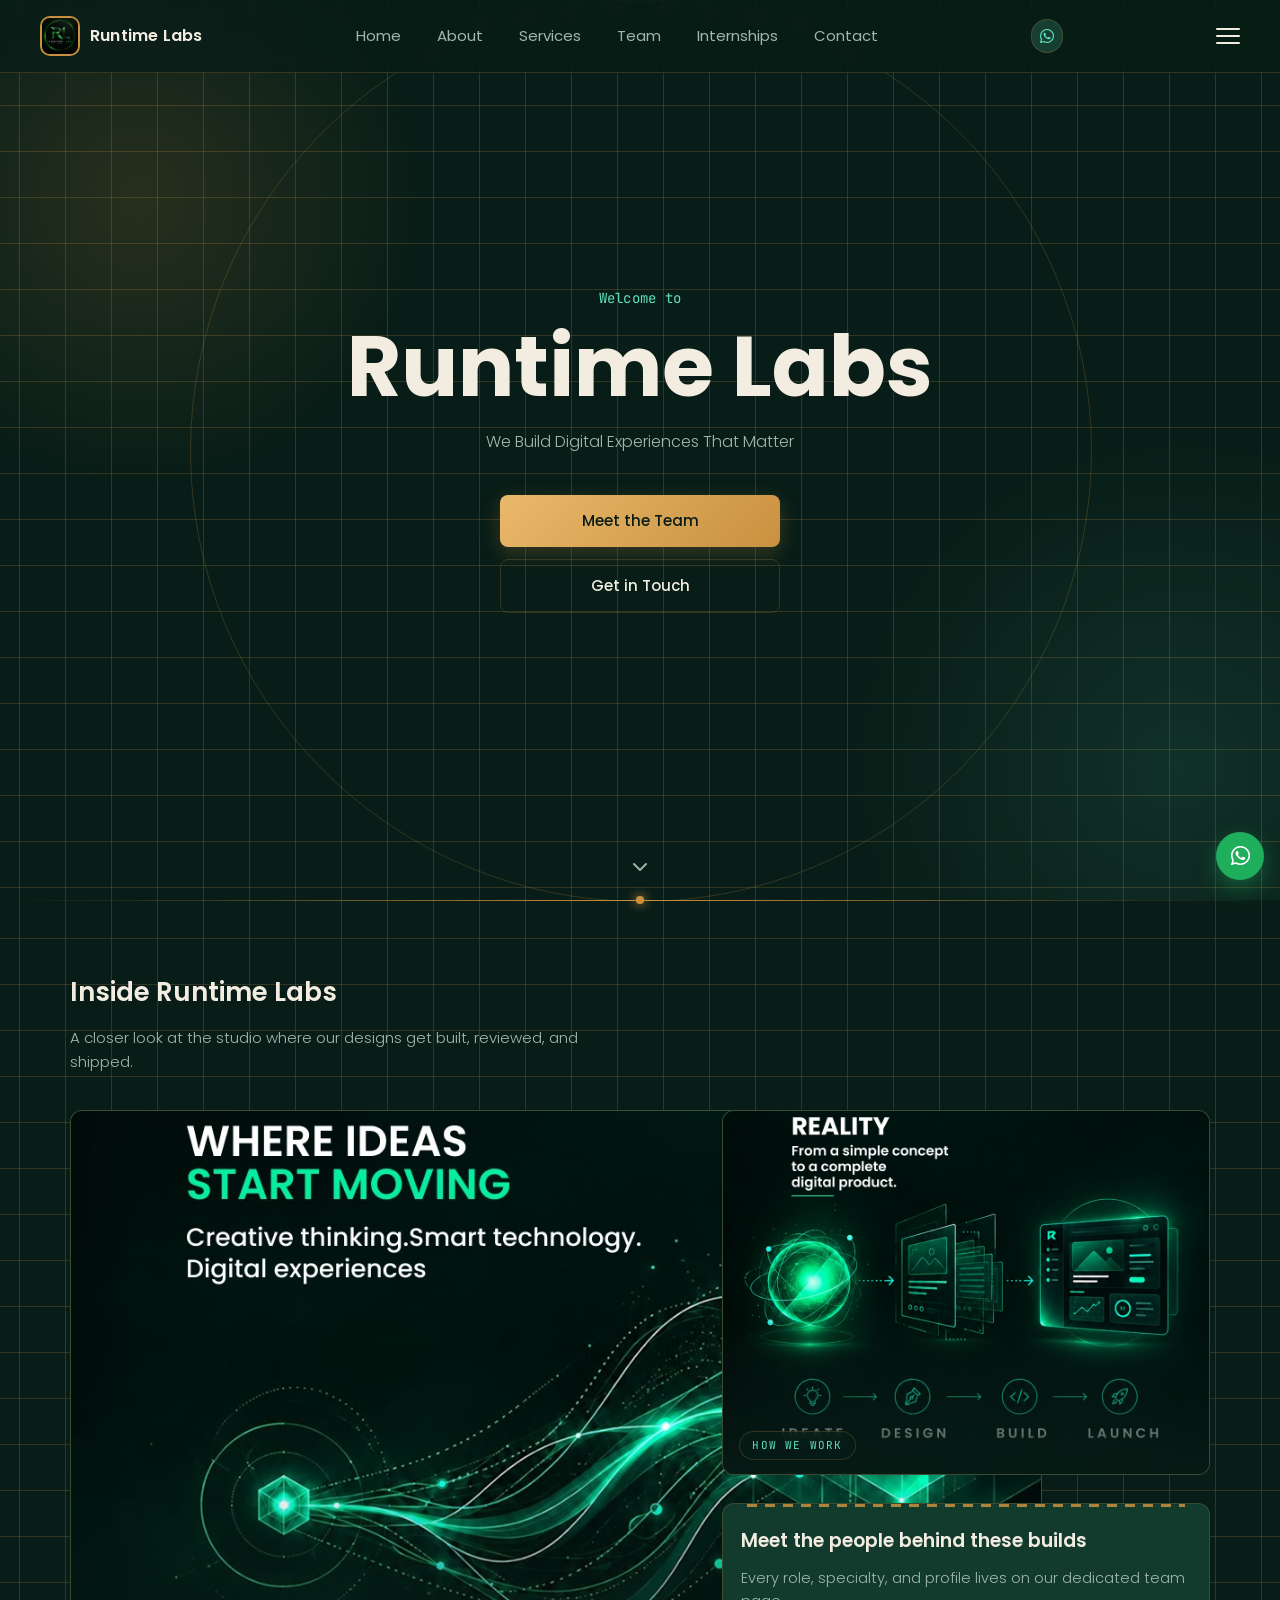
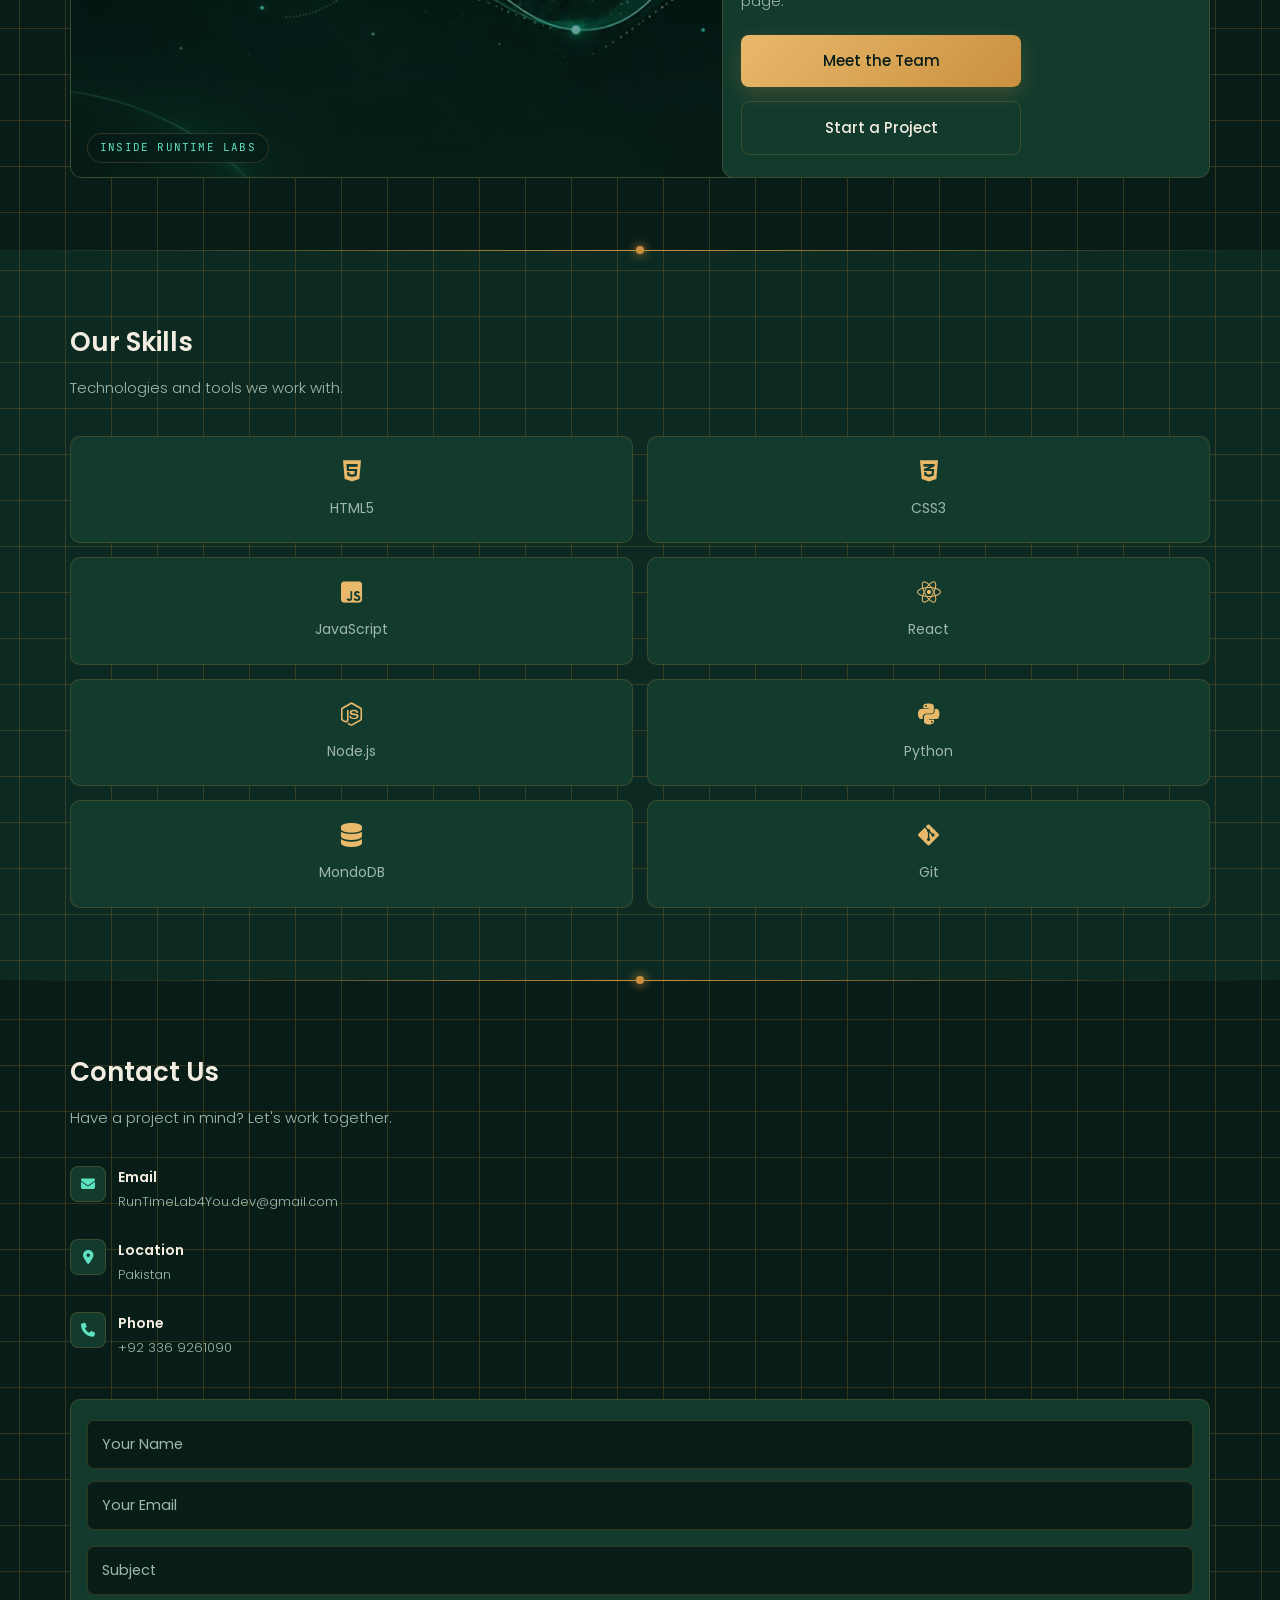
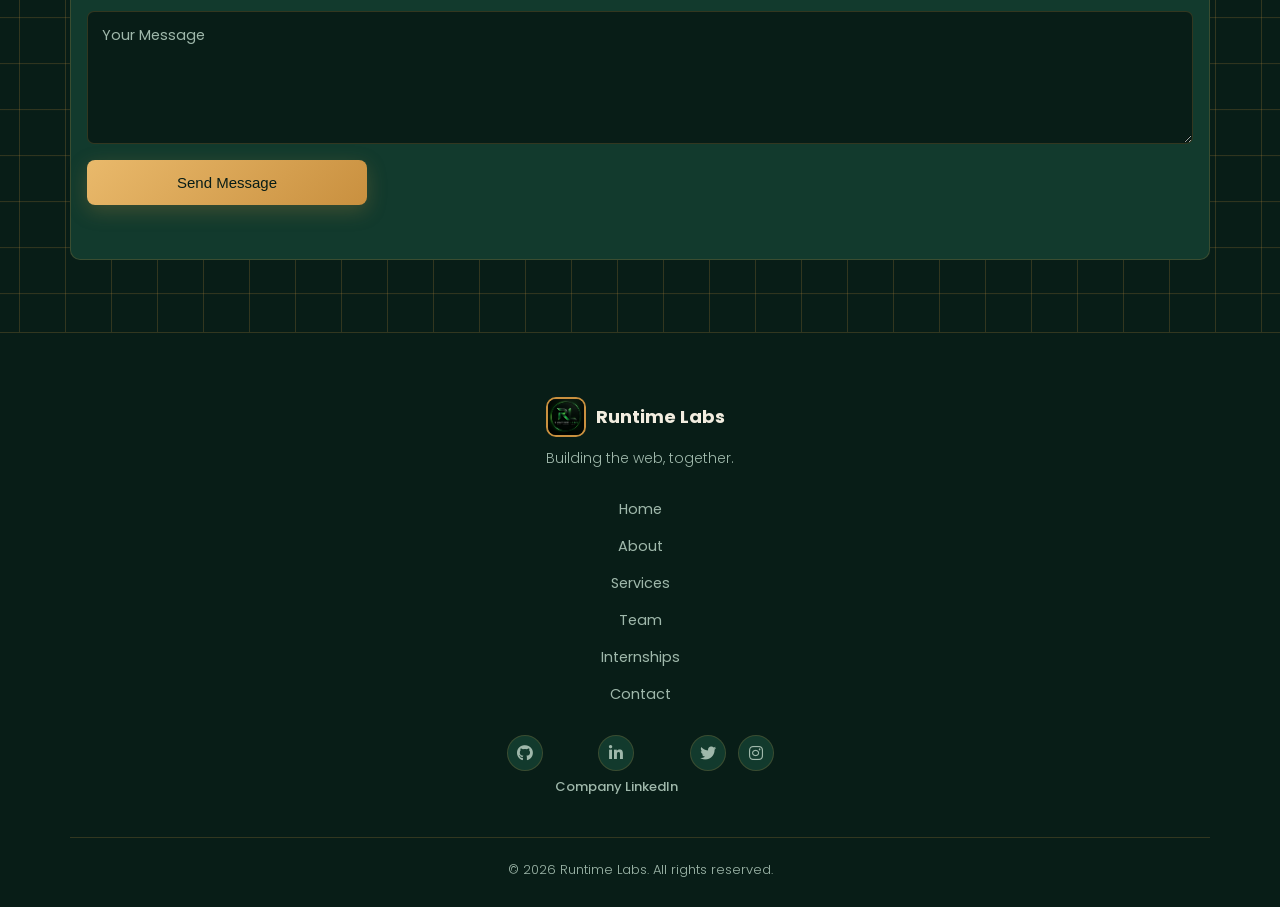
<file: index.html>
<!DOCTYPE html>
<html lang="en">
<head>
    <meta charset="UTF-8">
    <meta name="viewport" content="width=device-width, initial-scale=1.0">
    <title>Runtime Labs - Web Development Team</title>
    <link rel="stylesheet" href="https://cdnjs.cloudflare.com/ajax/libs/font-awesome/6.5.0/css/all.min.css">
    <link href="https://fonts.googleapis.com/css2?family=Poppins:wght@300;400;500;600;700&family=JetBrains+Mono:wght@400;500&display=swap" rel="stylesheet">
    <link rel="stylesheet" href="./style.css">
</head>
<body>

    <nav class="navbar">
        <div class="nav-brand">
            <a href="#home" class="logo">
                <img src="./images/RunTime.jpeg" alt="TAMZK Logo" class="logo-img">
                <h2>Runtime Labs</h2>
            </a>
        </div>
        <ul class="nav-links">
            <li><a href="index.html">Home</a></li>
            <li><a href="about.html">About</a></li>
            <li><a href="services.html">Services</a></li>
            <li><a href="team.html">Team</a></li>
            <li><a href="internships.html">Internships</a></li>
            <li><a href="contact.html">Contact</a></li>
        </ul>
        <a href="https://chat.whatsapp.com/BoSAYlJmkCm6Ai9364NN96" target="_blank" class="nav-whatsapp" rel="noopener noreferrer">
            <i class="fab fa-whatsapp"></i>
            <span>Join WhatsApp</span>
        </a>
        <div class="hamburger">
            <span></span>
            <span></span>
            <span></span>
        </div>
    </nav>

    <section id="home" class="hero video-hero">
        <video autoplay muted loop playsinline class="hero-video hero-video--people" poster="https://images.pexels.com/videos/5311354/assistant-business-cooperation-document-5311354.jpeg?auto=compress&w=1260&h=750&dpr=1">
            <source src="./images/HomeVideo.mp4" type="video/mp4">
        </video>
        <div class="hero-content">
            <p class="hero-subtitle">Welcome to</p>
            <h1 class="hero-title">Runtime Labs</h1>
            <p class="hero-tagline">We Build Digital Experiences That Matter</p>
            <div class="hero-buttons">
                <a href="team.html" class="btn btn-primary">Meet the Team</a>
                <a href="contact.html" class="btn btn-secondary">Get in Touch</a>
            </div>
        </div>
        <div class="hero-scroll">
            <a href="#about"><i class="fas fa-chevron-down"></i></a>
        </div>
    </section>

    <!-- <section id="about" class="about">
        <div class="container">
            <h2 class="section-title">About Us</h2>
            <p class="section-subtitle">A team of passionate web developers committed to building exceptional digital solutions.</p>
            <div class="about-grid">
                <div class="about-card">
                    <div class="about-icon"><i class="fas fa-code"></i></div>
                    <h3>Clean Code</h3>
                    <p>We write maintainable, scalable, and efficient code that stands the test of time.</p>
                </div>
                <div class="about-card">
                    <div class="about-icon"><i class="fas fa-paint-brush"></i></div>
                    <h3>Great Design</h3>
                    <p>Beautiful, intuitive interfaces that provide seamless user experiences across all devices.</p>
                </div>
                <div class="about-card">
                    <div class="about-icon"><i class="fas fa-rocket"></i></div>
                    <h3>Fast Delivery</h3>
                    <p>We prioritize performance and speed, ensuring your projects load in record time.</p>
                </div>
            </div>
        </div>
    </section> -->

    <section id="showcase" class="showcase">
        <div class="container">
            <h2 class="section-title">Inside Runtime Labs</h2>
            <p class="section-subtitle">A closer look at the studio where our designs get built, reviewed, and shipped.</p>
            <div class="showcase-grid">
                <figure class="showcase-media showcase-media--primary">
                    <img src="./images/CompanyHomePage-Image1.jpeg" alt="Inside the Runtime Labs studio" loading="lazy" width="1080" height="1350">
                    <figcaption class="showcase-tag">
                        <span class="showcase-tag-label">Inside Runtime Labs</span>
                    </figcaption>
                </figure>
                <div class="showcase-side">
                    <figure class="showcase-media showcase-media--secondary">
                        <img src="./images/CompanyHomePage-Image2.jpeg" alt="Runtime Labs team at work" loading="lazy" width="1080" height="1350">
                        <figcaption class="showcase-tag">
                            <span class="showcase-tag-label">How We Work</span>
                        </figcaption>
                    </figure>
                    <div class="showcase-card">
                        <h3>Meet the people behind these builds</h3>
                        <p>Every role, specialty, and profile lives on our dedicated team page.</p>
                        <div class="showcase-actions">
                            <a href="team.html" class="btn btn-primary">Meet the Team</a>
                            <a href="contact.html" class="btn btn-secondary">Start a Project</a>
                        </div>
                    </div>
                </div>
            </div>
        </div>
    </section>

    <section id="skills" class="skills">
        <div class="container">
            <h2 class="section-title">Our Skills</h2>
            <p class="section-subtitle">Technologies and tools we work with.</p>
            <div class="skills-grid">
                <div class="skill-item">
                    <i class="fab fa-html5"></i>
                    <span>HTML5</span>
                </div>
                <div class="skill-item">
                    <i class="fab fa-css3-alt"></i>
                    <span>CSS3</span>
                </div>
                <div class="skill-item">
                    <i class="fab fa-js-square"></i>
                    <span>JavaScript</span>
                </div>
                <div class="skill-item">
                    <i class="fab fa-react"></i>
                    <span>React</span>
                </div>
                <div class="skill-item">
                    <i class="fab fa-node-js"></i>
                    <span>Node.js</span>
                </div>
                <div class="skill-item">
                    <i class="fab fa-python"></i>
                    <span>Python</span>
                </div>
                <div class="skill-item">
                    <i class="fas fa-database"></i>
                    <span>MondoDB</span>
                </div>
                <div class="skill-item">
                    <i class="fab fa-git-alt"></i>
                    <span>Git</span>
                </div>
            </div>
        </div>
    </section>

    <section id="contact" class="contact">
        <div class="container">
            <h2 class="section-title">Contact Us</h2>
            <p class="section-subtitle">Have a project in mind? Let's work together.</p>
            <div class="contact-content">
                <div class="contact-info">
                    <div class="contact-item">
                        <i class="fas fa-envelope"></i>
                        <div>
                            <h4>Email</h4>
                            <p>RunTimeLab4You.dev@gmail.com</p>
                        </div>
                    </div>
                    <div class="contact-item">
                        <i class="fas fa-map-marker-alt"></i>
                        <div>
                            <h4>Location</h4>
                            <p>Pakistan</p>
                        </div>
                    </div>
                    <div class="contact-item">
                        <i class="fas fa-phone"></i>
                        <div>
                            <h4>Phone</h4>
                            <p>+92 336 9261090</p>
                        </div>
                    </div>
                </div>
                <form class="contact-form" id="contactForm">
                    <div class="form-row">
                        <input type="text" id="name" name="name" placeholder="Your Name" required>
                        <input type="email" id="email" name="email" placeholder="Your Email" required>
                    </div>
                    <input type="text" id="subject" name="subject" placeholder="Subject">
                    <textarea id="message" name="message" rows="5" placeholder="Your Message" required></textarea>
                    <button type="submit" class="btn btn-primary">Send Message</button>
                    <div id="formStatus" class="form-status"></div>
                </form>
            </div>
        </div>
    </section>

    <footer class="footer">
        <div class="container">
            <div class="footer-content">
                <div class="footer-brand">
                    <a href="#home" class="logo">
                        <img src="./images/RunTime.jpeg" alt="RuntimeLabs Logo" class="logo-img">
                        <h3>Runtime Labs</h3>
                    </a>
                    <p>Building the web, together.</p>
                </div>
                <div class="footer-links">
                    <a href="index.html">Home</a>
                    <a href="about.html">About</a>
                    <a href="services.html">Services</a>
                    <a href="team.html">Team</a>
                    <a href="internships.html">Internships</a>
                    <a href="contact.html">Contact</a>
                </div>
                 <div class="footer-social">
                    <a href="#"><i class="fab fa-github"></i></a>
                    <a href="https://www.linkedin.com/company/tamzk-group-of-companies/home/?viewAsMember=true" target="_blank" class="footer-linkedin">
                        <i class="fab fa-linkedin-in"></i>
                        <span>Company LinkedIn</span>
                    </a>
                    <a href="#"><i class="fab fa-twitter"></i></a>
                    <a href="#"><i class="fab fa-instagram"></i></a>
                </div>
            </div>
            <div class="footer-bottom">
                <p>&copy; 2026 Runtime Labs. All rights reserved.</p>
            </div>
        </div>
    </footer>

    <script src="./script.js"></script>

    <!-- Floating WhatsApp Button -->
    <a href="https://chat.whatsapp.com/BoSAYlJmkCm6Ai9364NN96" target="_blank" class="float-whatsapp" rel="noopener noreferrer" aria-label="Join our WhatsApp group">
        <i class="fab fa-whatsapp"></i>
    </a>

</body>
</html>
</file>
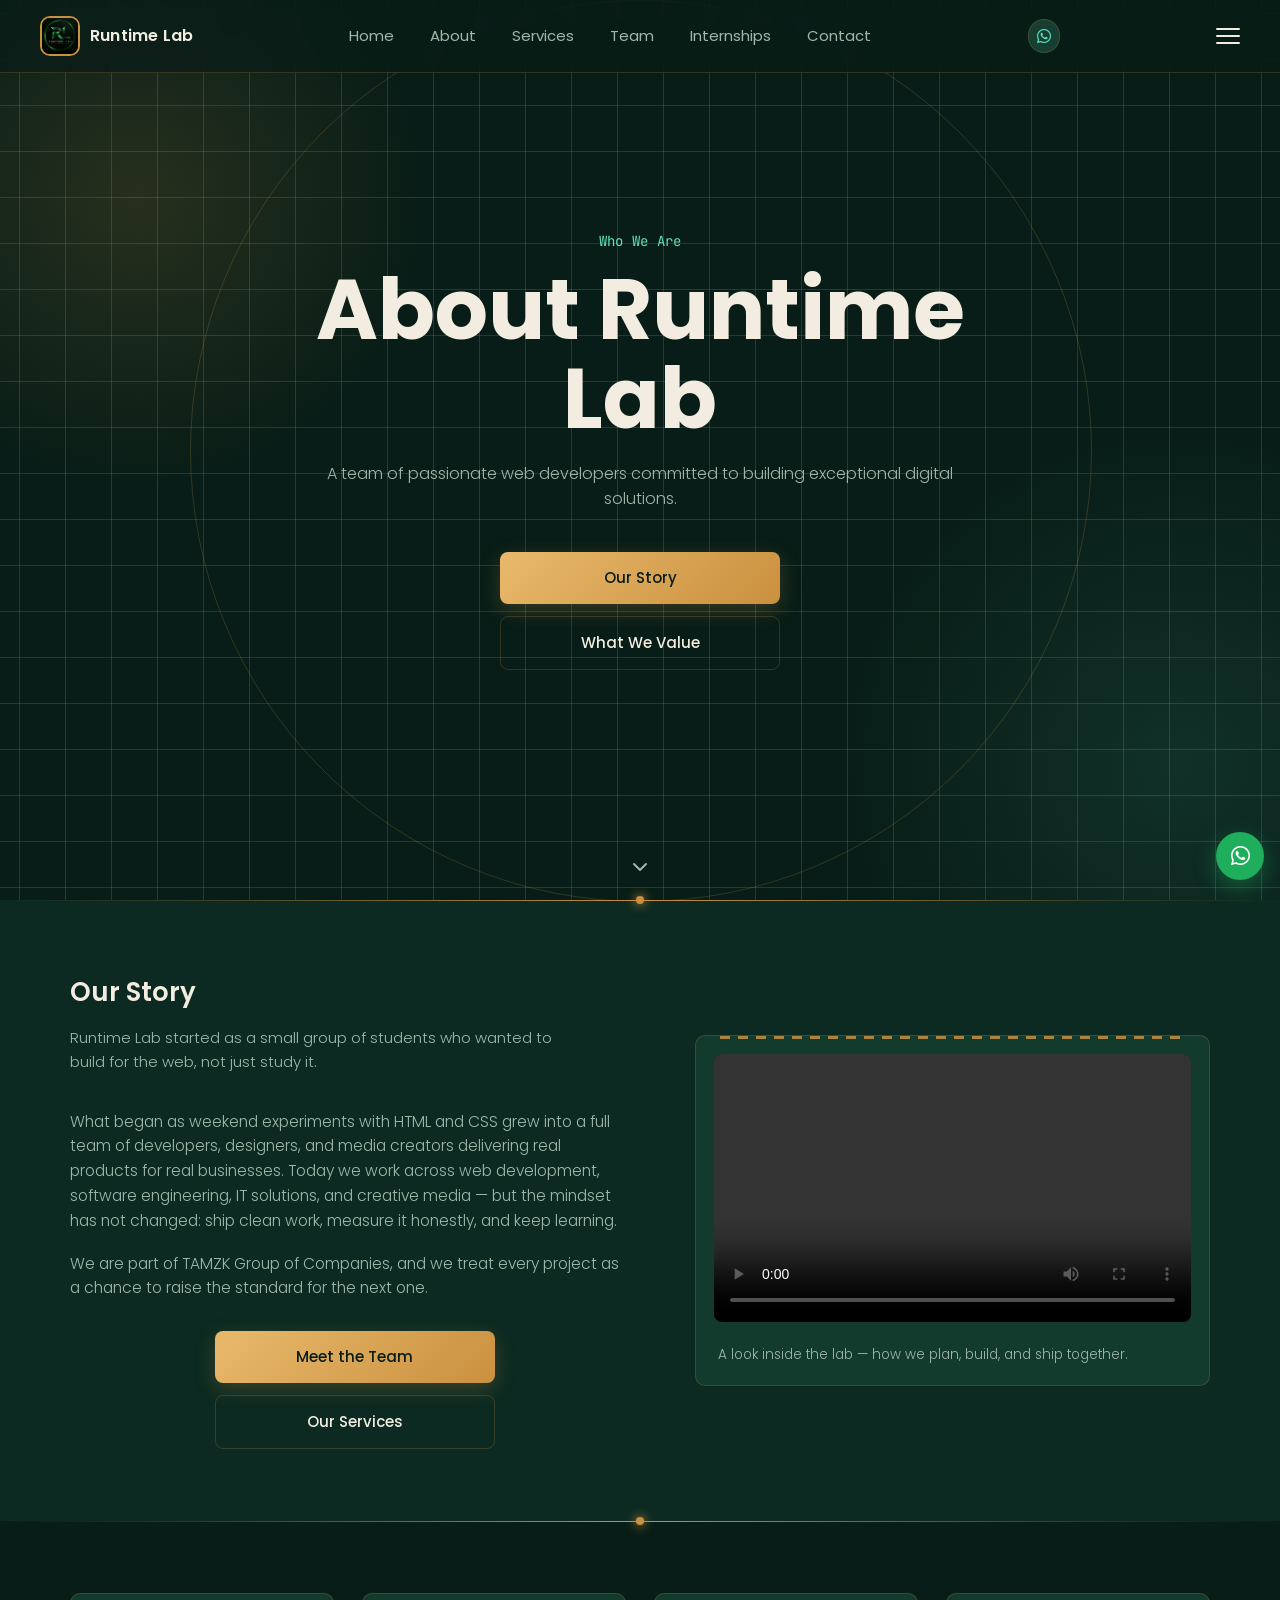
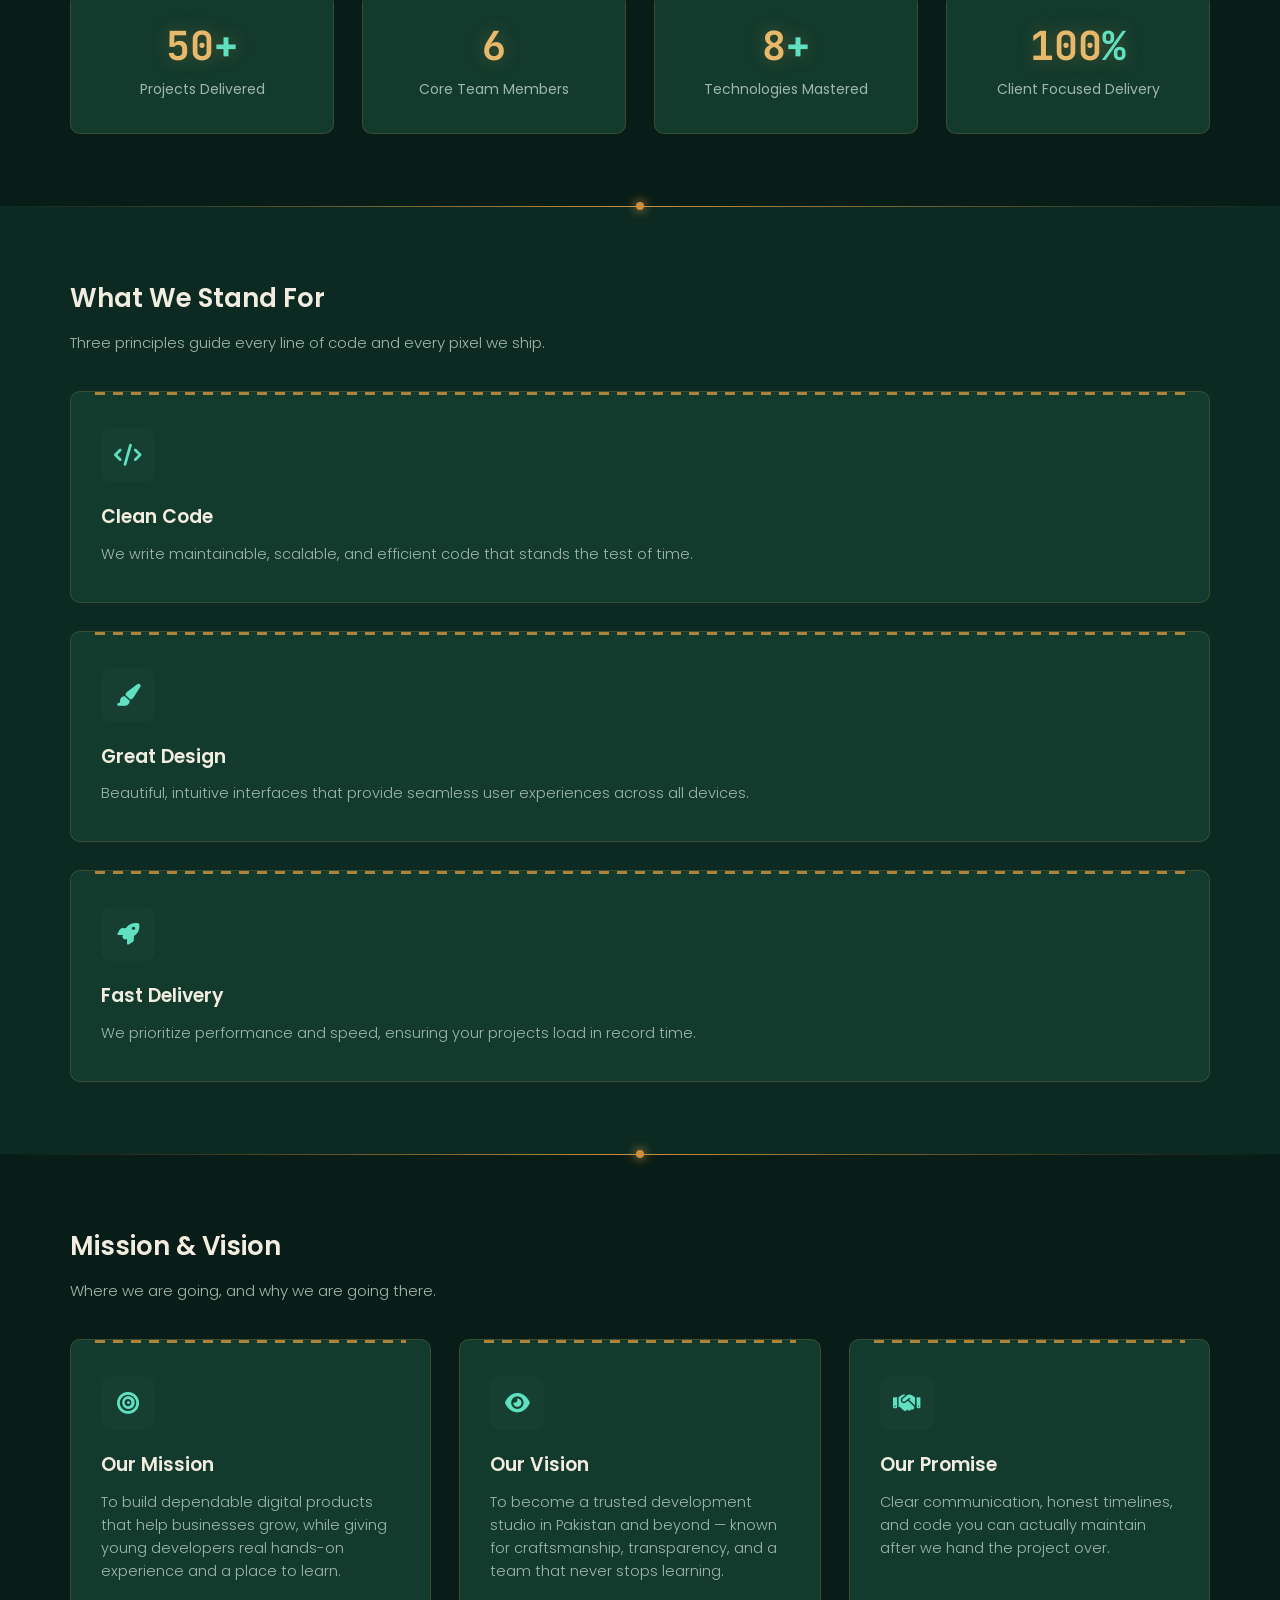
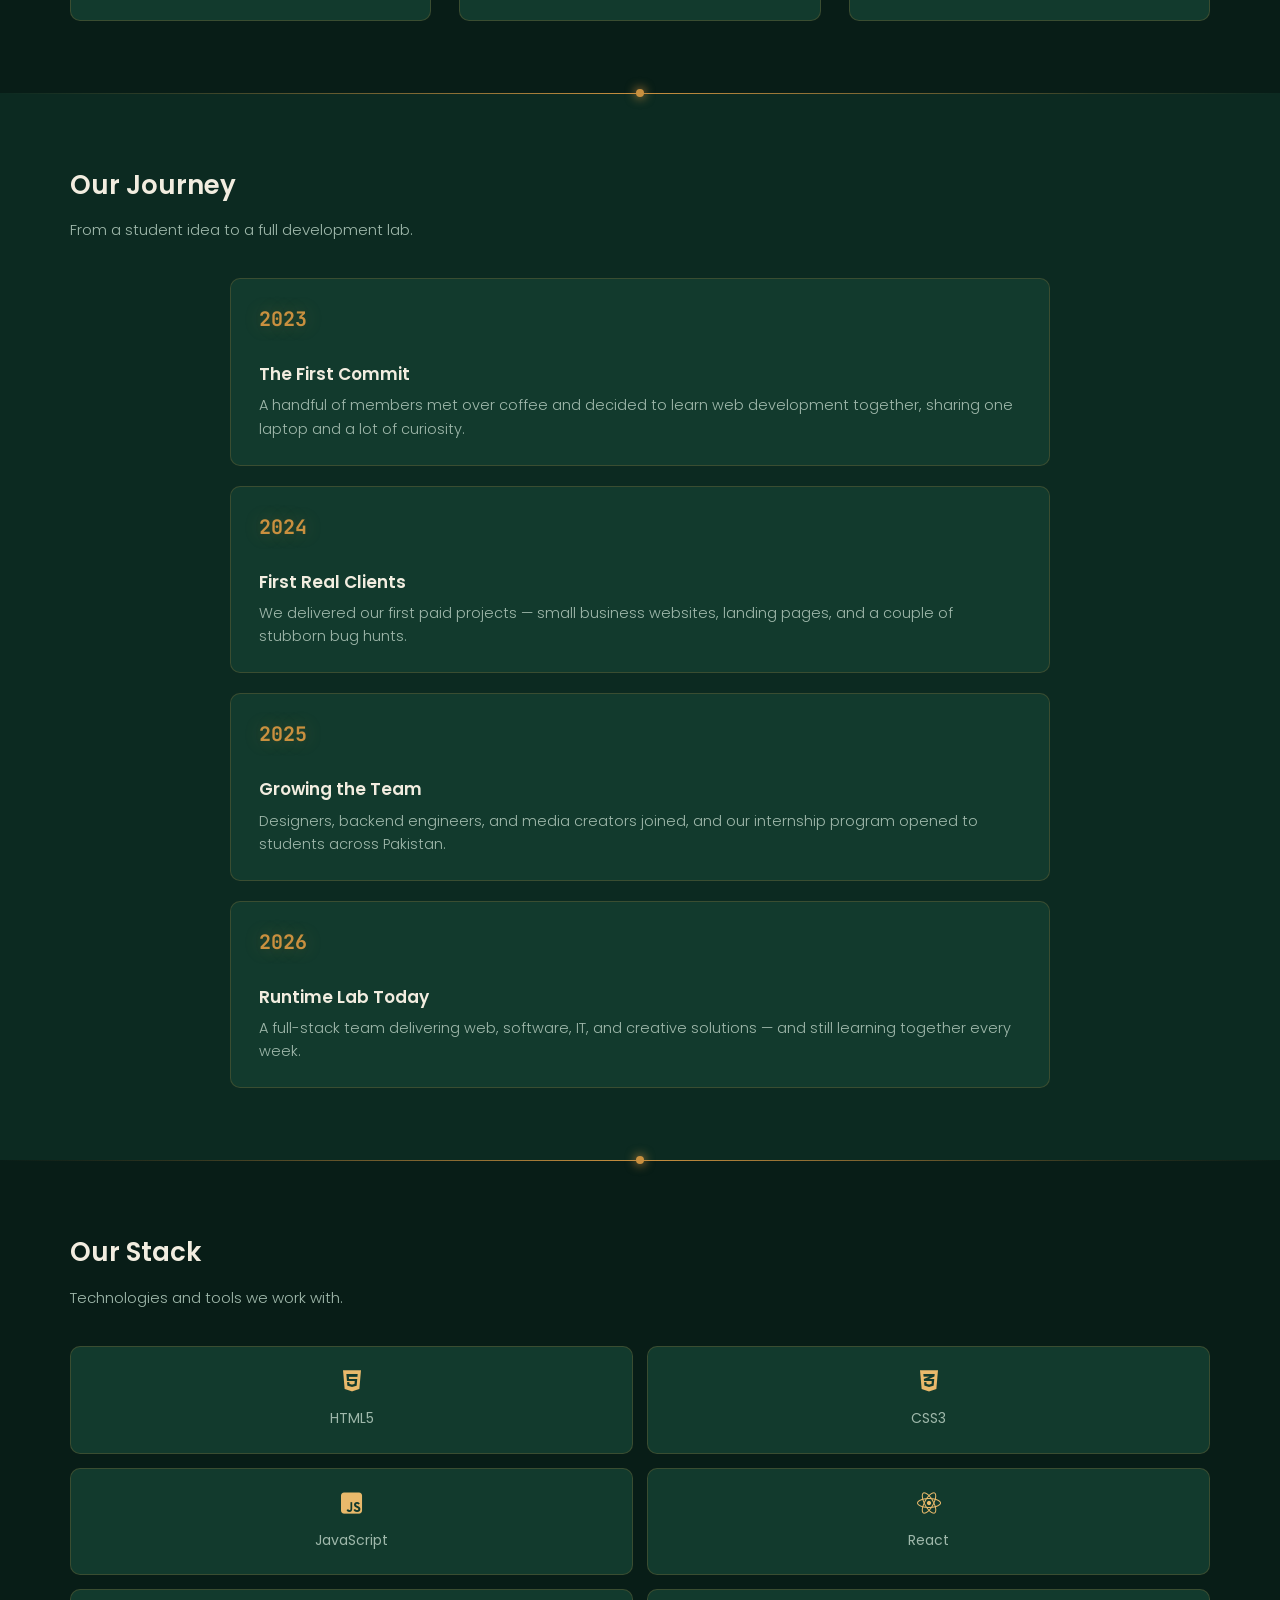
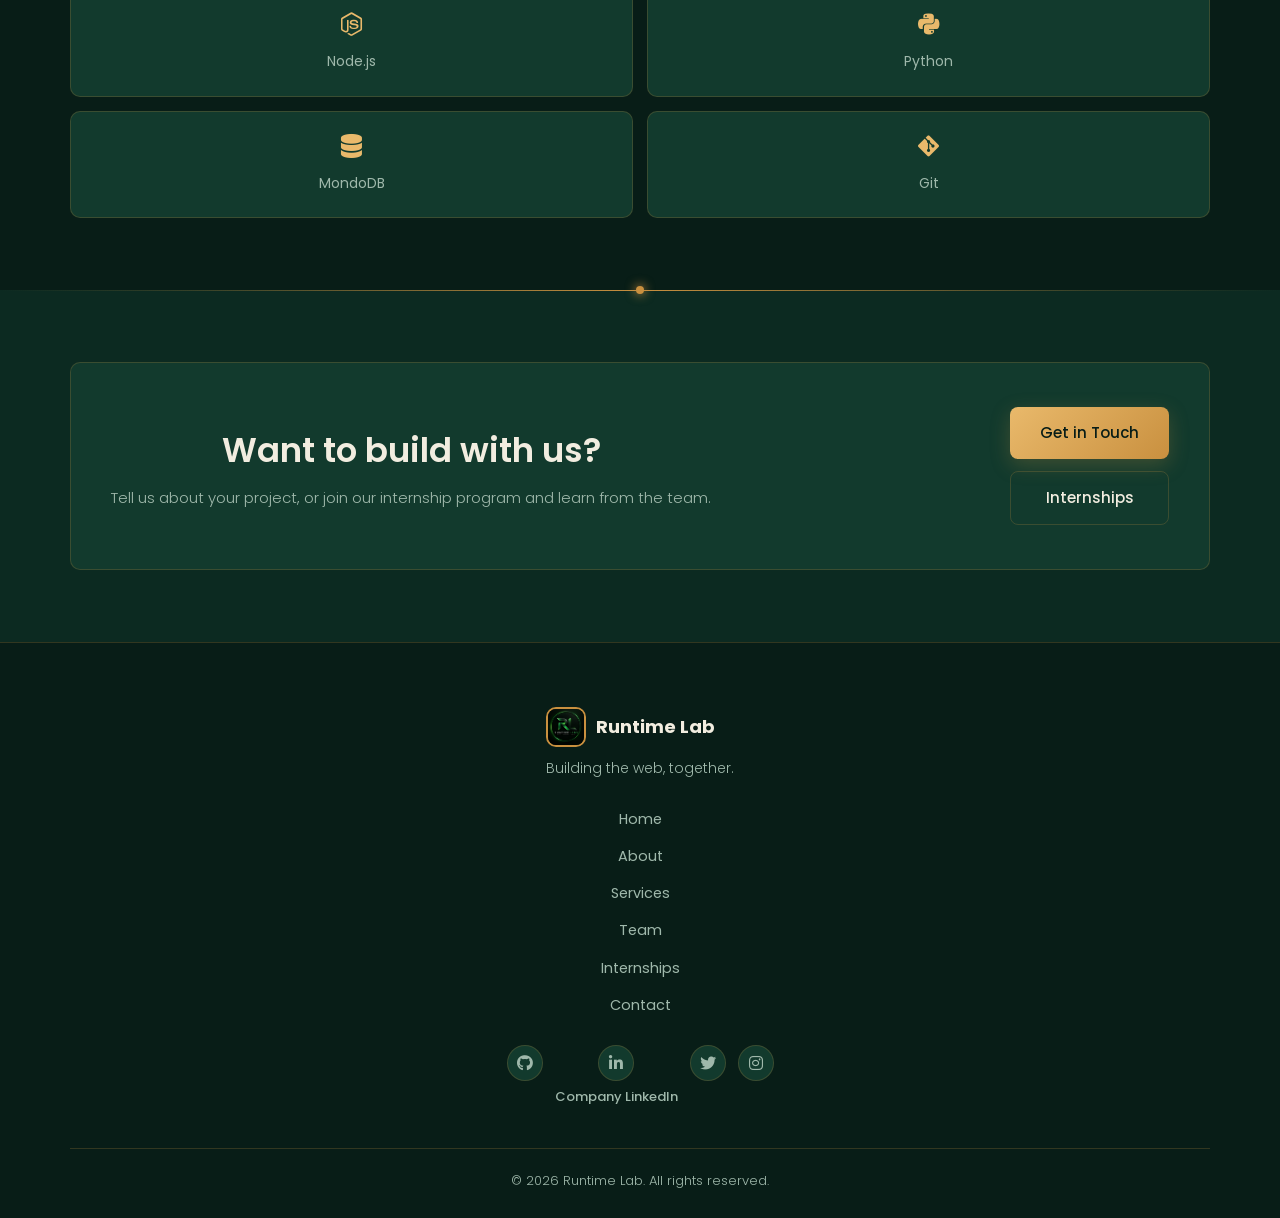
<file: about.html>
<!DOCTYPE html>
<html lang="en">
<head>
    <meta charset="UTF-8">
    <meta name="viewport" content="width=device-width, initial-scale=1.0">
    <title>About - Runtime Lab</title>
    <link rel="stylesheet" href="https://cdnjs.cloudflare.com/ajax/libs/font-awesome/6.5.0/css/all.min.css">
    <link href="https://fonts.googleapis.com/css2?family=Poppins:wght@300;400;500;600;700&family=JetBrains+Mono:wght@400;500&display=swap" rel="stylesheet">
    <link rel="stylesheet" href="./style.css">
</head>
<body>
    <nav class="navbar">
        <div class="nav-brand">
            <a href="./index.html" class="logo">
                <img src="./images/RunTime.jpeg" alt="TAMZK Logo" class="logo-img">
                <h2>Runtime Lab</h2>
            </a>
        </div>
        <ul class="nav-links">
            <li><a href="./index.html">Home</a></li>
            <li><a href="about.html">About</a></li>
            <li><a href="services.html">Services</a></li>
            <li><a href="team.html">Team</a></li>
            <li><a href="internships.html">Internships</a></li>
            <li><a href="contact.html">Contact</a></li>
        </ul>
        <a href="https://chat.whatsapp.com/BoSAYlJmkCm6Ai9364NN96" target="_blank" class="nav-whatsapp" rel="noopener noreferrer">
            <i class="fab fa-whatsapp"></i>
            <span>Join WhatsApp</span>
        </a>
        <div class="hamburger">
            <span></span>
            <span></span>
            <span></span>
        </div>
    </nav>

    <section class="hero video-hero about-hero">
        <video autoplay muted loop playsinline class="hero-video hero-video--people" poster="https://images.pexels.com/videos/5311354/assistant-business-cooperation-document-5311354.jpeg?auto=compress&w=1260&h=750&dpr=1">
            <source src="./images/TeamVideo.mp4" type="video/mp4">
        </video>
        <div class="hero-content">
            <p class="hero-subtitle">Who We Are</p>
            <h1 class="hero-title">About Runtime Lab</h1>
            <p class="hero-tagline">A team of passionate web developers committed to building exceptional digital solutions.</p>
            <div class="hero-buttons">
                <a href="#story" class="btn btn-primary">Our Story</a>
                <a href="#values" class="btn btn-secondary">What We Value</a>
            </div>
        </div>
        <div class="hero-scroll">
            <a href="#story"><i class="fas fa-chevron-down"></i></a>
        </div>
    </section>

    <section class="story-section" id="story">
        <div class="container">
            <div class="story-grid">
                <div class="story-copy">
                    <h2 class="section-title">Our Story</h2>
                    <p class="section-subtitle">Runtime Lab started as a small group of students who wanted to build for the web, not just study it.</p>
                    <p class="story-text">What began as weekend experiments with HTML and CSS grew into a full team of developers, designers, and media creators delivering real products for real businesses. Today we work across web development, software engineering, IT solutions, and creative media — but the mindset has not changed: ship clean work, measure it honestly, and keep learning.</p>
                    <p class="story-text">We are part of TAMZK Group of Companies, and we treat every project as a chance to raise the standard for the next one.</p>
                    <div class="hero-buttons story-buttons">
                        <a href="team.html" class="btn btn-primary">Meet the Team</a>
                        <a href="services.html" class="btn btn-secondary">Our Services</a>
                    </div>
                </div>
                <div class="story-media">
                    <video class="story-video" controls preload="metadata">
                        <source src="./images/ServiceVideo.mp4" type="video/mp4">
                        Your browser does not support the video tag.
                    </video>
                    <p class="story-caption">A look inside the lab — how we plan, build, and ship together.</p>
                </div>
            </div>
        </div>
    </section>

    <section class="stats-section">
        <div class="container">
            <div class="stats-grid">
                <div class="stat-item">
                    <div class="stat-value">50<span class="stat-suffix">+</span></div>
                    <div class="stat-label">Projects Delivered</div>
                </div>
                <div class="stat-item">
                    <div class="stat-value">6</div>
                    <div class="stat-label">Core Team Members</div>
                </div>
                <div class="stat-item">
                    <div class="stat-value">8<span class="stat-suffix">+</span></div>
                    <div class="stat-label">Technologies Mastered</div>
                </div>
                <div class="stat-item">
                    <div class="stat-value">100<span class="stat-suffix">%</span></div>
                    <div class="stat-label">Client Focused Delivery</div>
                </div>
            </div>
        </div>
    </section>

    <section class="values-section" id="values">
        <div class="container">
            <h2 class="section-title">What We Stand For</h2>
            <p class="section-subtitle">Three principles guide every line of code and every pixel we ship.</p>
            <div class="about-grid">
                <div class="about-card">
                    <div class="about-icon"><i class="fas fa-code"></i></div>
                    <h3>Clean Code</h3>
                    <p>We write maintainable, scalable, and efficient code that stands the test of time.</p>
                </div>
                <div class="about-card">
                    <div class="about-icon"><i class="fas fa-paint-brush"></i></div>
                    <h3>Great Design</h3>
                    <p>Beautiful, intuitive interfaces that provide seamless user experiences across all devices.</p>
                </div>
                <div class="about-card">
                    <div class="about-icon"><i class="fas fa-rocket"></i></div>
                    <h3>Fast Delivery</h3>
                    <p>We prioritize performance and speed, ensuring your projects load in record time.</p>
                </div>
            </div>
        </div>
    </section>

    <section class="mission-section">
        <div class="container">
            <h2 class="section-title">Mission &amp; Vision</h2>
            <p class="section-subtitle">Where we are going, and why we are going there.</p>
            <div class="mission-grid">
                <div class="mission-card">
                    <div class="mission-icon"><i class="fas fa-bullseye"></i></div>
                    <h3>Our Mission</h3>
                    <p>To build dependable digital products that help businesses grow, while giving young developers real hands-on experience and a place to learn.</p>
                </div>
                <div class="mission-card">
                    <div class="mission-icon"><i class="fas fa-eye"></i></div>
                    <h3>Our Vision</h3>
                    <p>To become a trusted development studio in Pakistan and beyond — known for craftsmanship, transparency, and a team that never stops learning.</p>
                </div>
                <div class="mission-card">
                    <div class="mission-icon"><i class="fas fa-handshake"></i></div>
                    <h3>Our Promise</h3>
                    <p>Clear communication, honest timelines, and code you can actually maintain after we hand the project over.</p>
                </div>
            </div>
        </div>
    </section>

    <section class="journey-section">
        <div class="container">
            <h2 class="section-title">Our Journey</h2>
            <p class="section-subtitle">From a student idea to a full development lab.</p>
            <div class="journey-list">
                <div class="journey-item">
                    <div class="journey-year">2023</div>
                    <div class="journey-body">
                        <h3>The First Commit</h3>
                        <p>A handful of members met over coffee and decided to learn web development together, sharing one laptop and a lot of curiosity.</p>
                    </div>
                </div>
                <div class="journey-item">
                    <div class="journey-year">2024</div>
                    <div class="journey-body">
                        <h3>First Real Clients</h3>
                        <p>We delivered our first paid projects — small business websites, landing pages, and a couple of stubborn bug hunts.</p>
                    </div>
                </div>
                <div class="journey-item">
                    <div class="journey-year">2025</div>
                    <div class="journey-body">
                        <h3>Growing the Team</h3>
                        <p>Designers, backend engineers, and media creators joined, and our internship program opened to students across Pakistan.</p>
                    </div>
                </div>
                <div class="journey-item">
                    <div class="journey-year">2026</div>
                    <div class="journey-body">
                        <h3>Runtime Lab Today</h3>
                        <p>A full-stack team delivering web, software, IT, and creative solutions — and still learning together every week.</p>
                    </div>
                </div>
            </div>
        </div>
    </section>

    <section class="stack-section">
        <div class="container">
            <h2 class="section-title">Our Stack</h2>
            <p class="section-subtitle">Technologies and tools we work with.</p>
            <div class="skills-grid">
                <div class="skill-item">
                    <i class="fab fa-html5"></i>
                    <span>HTML5</span>
                </div>
                <div class="skill-item">
                    <i class="fab fa-css3-alt"></i>
                    <span>CSS3</span>
                </div>
                <div class="skill-item">
                    <i class="fab fa-js-square"></i>
                    <span>JavaScript</span>
                </div>
                <div class="skill-item">
                    <i class="fab fa-react"></i>
                    <span>React</span>
                </div>
                <div class="skill-item">
                    <i class="fab fa-node-js"></i>
                    <span>Node.js</span>
                </div>
                <div class="skill-item">
                    <i class="fab fa-python"></i>
                    <span>Python</span>
                </div>
                <div class="skill-item">
                    <i class="fas fa-database"></i>
                    <span>MondoDB</span>
                </div>
                <div class="skill-item">
                    <i class="fab fa-git-alt"></i>
                    <span>Git</span>
                </div>
            </div>
        </div>
    </section>

    <section class="about-cta">
        <div class="container">
            <div class="cta-card">
                <div>
                    <h2>Want to build with us?</h2>
                    <p>Tell us about your project, or join our internship program and learn from the team.</p>
                </div>
                <div class="hero-buttons">
                    <a href="contact.html" class="btn btn-primary">Get in Touch</a>
                    <a href="internships.html" class="btn btn-secondary">Internships</a>
                </div>
            </div>
        </div>
    </section>

    <footer class="footer">
        <div class="container">
            <div class="footer-content">
                <div class="footer-brand">
                    <a href="./index.html" class="logo">
                        <img src="./images/RunTime.jpeg" alt="TAMZK Logo" class="logo-img">
                        <h3>Runtime Lab</h3>
                    </a>
                    <p>Building the web, together.</p>
                </div>
                <div class="footer-links">
                    <a href="./index.html">Home</a>
                    <a href="about.html">About</a>
                    <a href="services.html">Services</a>
                    <a href="team.html">Team</a>
                    <a href="internships.html">Internships</a>
                    <a href="contact.html">Contact</a>
                </div>
                <div class="footer-social">
                    <a href="#"><i class="fab fa-github"></i></a>
                    <a href="https://www.linkedin.com/company/tamzk-group-of-companies/home/?viewAsMember=true" target="_blank" class="footer-linkedin">
                        <i class="fab fa-linkedin-in"></i>
                        <span>Company LinkedIn</span>
                    </a>
                    <a href="#"><i class="fab fa-twitter"></i></a>
                    <a href="#"><i class="fab fa-instagram"></i></a>
                </div>
            </div>
            <div class="footer-bottom">
                <p>&copy; 2026 Runtime Lab. All rights reserved.</p>
            </div>
        </div>
    </footer>

    <script src="./script.js"></script>

    <a href="https://chat.whatsapp.com/BoSAYlJmkCm6Ai9364NN96" target="_blank" class="float-whatsapp" rel="noopener noreferrer" aria-label="Join our WhatsApp group">
        <i class="fab fa-whatsapp"></i>
    </a>
</body>
</html>
</file>
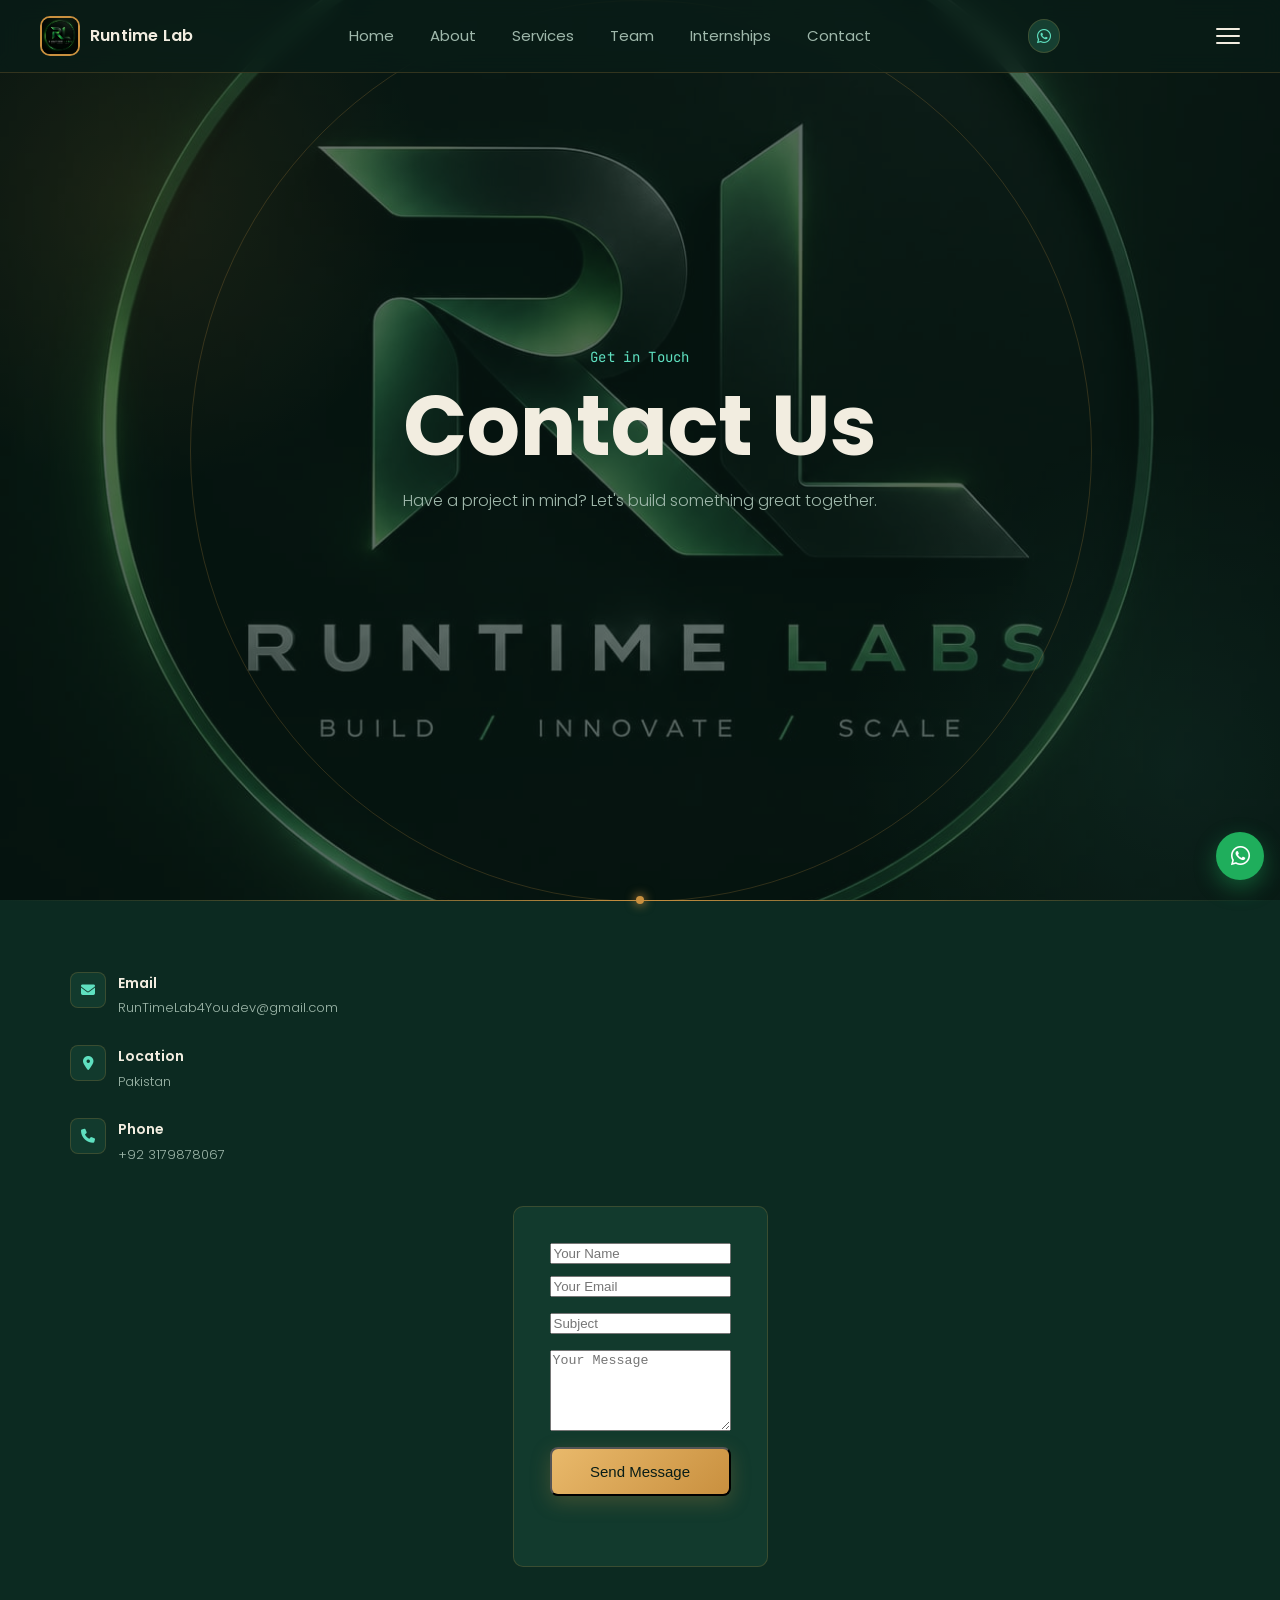
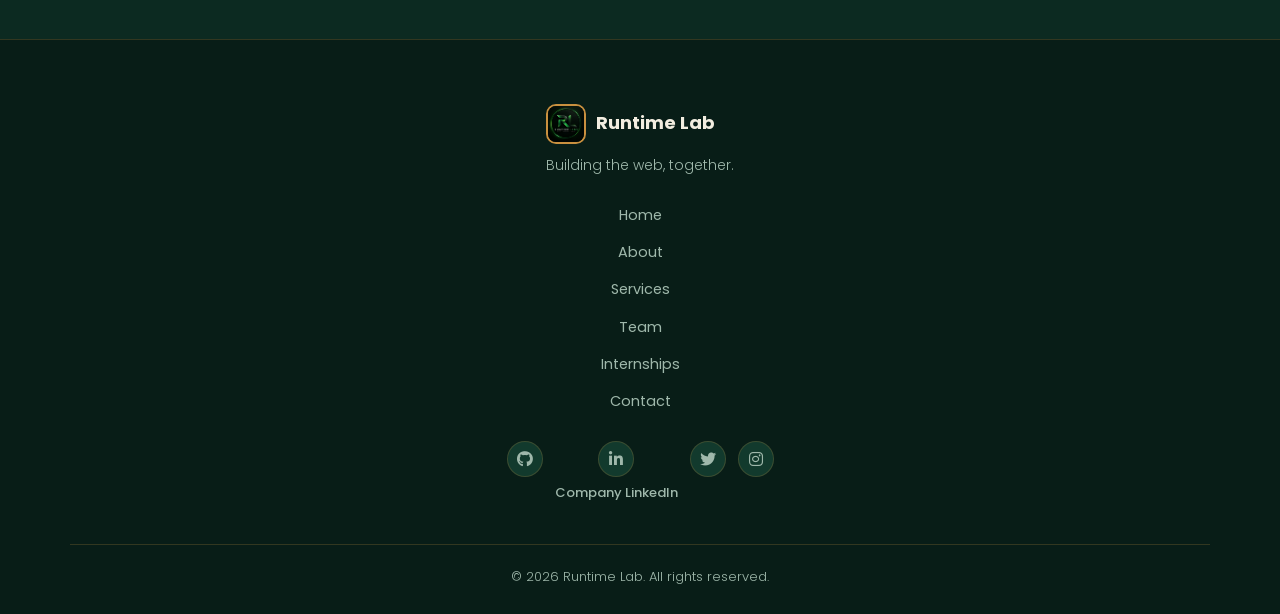
<file: contact.html>
<!DOCTYPE html>
<html lang="en">
<head>
    <meta charset="UTF-8">
    <meta name="viewport" content="width=device-width, initial-scale=1.0">
    <title>Contact - Runtime Lab</title>
    <link rel="stylesheet" href="https://cdnjs.cloudflare.com/ajax/libs/font-awesome/6.5.0/css/all.min.css">
    <link href="https://fonts.googleapis.com/css2?family=Poppins:wght@300;400;500;600;700&family=JetBrains+Mono:wght@400;500&display=swap" rel="stylesheet">
    <link rel="stylesheet" href="./style.css">
</head>
<body>
    <nav class="navbar">
        <div class="nav-brand">
            <a href="./index.html" class="logo">
                <img src="./images/RunTime.jpeg" alt="TAMZK Logo" class="logo-img">
                <h2>Runtime Lab</h2>
            </a>
        </div>
        <ul class="nav-links">
            <li><a href="./index.html">Home</a></li>
            <li><a href="about.html">About</a></li>
            <li><a href="services.html">Services</a></li>
            <li><a href="team.html">Team</a></li>
            <li><a href="internships.html">Internships</a></li>
            <li><a href="contact.html">Contact</a></li>
        </ul>
        <a href="https://chat.whatsapp.com/BoSAYlJmkCm6Ai9364NN96" target="_blank" class="nav-whatsapp" rel="noopener noreferrer">
            <i class="fab fa-whatsapp"></i>
            <span>Join WhatsApp</span>
        </a>
        <div class="hamburger">
            <span></span>
            <span></span>
            <span></span>
        </div>
    </nav>

    <section class="hero video-hero contact-hero">
        <video autoplay muted loop playsinline class="hero-video" poster="./images/RunTime.jpeg">
            <source src="./images/Contact%20Us%20video.mp4" type="video/mp4">
        </video>
        <div class="hero-content">
            <p class="hero-subtitle">Get in Touch</p>
            <h1 class="hero-title">Contact Us</h1>
            <p class="hero-tagline">Have a project in mind? Let's build something great together.</p>
        </div>
    </section>

    <section class="contact-page-section">
        <div class="container">
            <div class="contact-content">
                <div class="contact-info">
                    <div class="contact-item">
                        <i class="fas fa-envelope"></i>
                        <div>
                            <h4>Email</h4>
                            <p>RunTimeLab4You.dev@gmail.com</p>
                        </div>
                    </div>
                    <div class="contact-item">
                        <i class="fas fa-map-marker-alt"></i>
                        <div>
                            <h4>Location</h4>
                            <p>Pakistan</p>
                        </div>
                    </div>
                    <div class="contact-item">
                        <i class="fas fa-phone"></i>
                        <div>
                            <h4>Phone</h4>
                            <p>+92 3179878067</p>
                        </div>
                    </div>
                </div>
                <form class="contact-page-form" id="contactForm">
                    <div class="form-row">
                        <input type="text" id="name" name="name" placeholder="Your Name" required>
                        <input type="email" id="email" name="email" placeholder="Your Email" required>
                    </div>
                    <input type="text" id="subject" name="subject" placeholder="Subject">
                    <textarea id="message" name="message" rows="5" placeholder="Your Message" required></textarea>
                    <button type="submit" class="btn btn-primary">Send Message</button>
                    <div id="formStatus" class="form-status"></div>
                </form>
            </div>
        </div>
    </section>

    <footer class="footer">
        <div class="container">
            <div class="footer-content">
                <div class="footer-brand">
                    <a href="./index.html" class="logo">
                        <img src="./images/RunTime.jpeg" alt="TAMZK Logo" class="logo-img">
                        <h3>Runtime Lab</h3>
                    </a>
                    <p>Building the web, together.</p>
                </div>
                <div class="footer-links">
                    <a href="./index.html">Home</a>
                    <a href="about.html">About</a>
                    <a href="services.html">Services</a>
                    <a href="team.html">Team</a>
                    <a href="internships.html">Internships</a>
                    <a href="contact.html">Contact</a>
                </div>
                <div class="footer-social">
                    <a href="#"><i class="fab fa-github"></i></a>
                    <a href="https://www.linkedin.com/company/tamzk-group-of-companies/home/?viewAsMember=true" target="_blank" class="footer-linkedin">
                        <i class="fab fa-linkedin-in"></i>
                        <span>Company LinkedIn</span>
                    </a>
                    <a href="#"><i class="fab fa-twitter"></i></a>
                    <a href="#"><i class="fab fa-instagram"></i></a>
                </div>
            </div>
            <div class="footer-bottom">
                <p>&copy; 2026 Runtime Lab. All rights reserved.</p>
            </div>
        </div>
    </footer>

    <script src="./contact-handler.js"></script>
    <script src="./script.js"></script>

    <a href="https://chat.whatsapp.com/BoSAYlJmkCm6Ai9364NN96" target="_blank" class="float-whatsapp" rel="noopener noreferrer" aria-label="Join our WhatsApp group">
        <i class="fab fa-whatsapp"></i>
    </a>
</body>
</html>
</file>
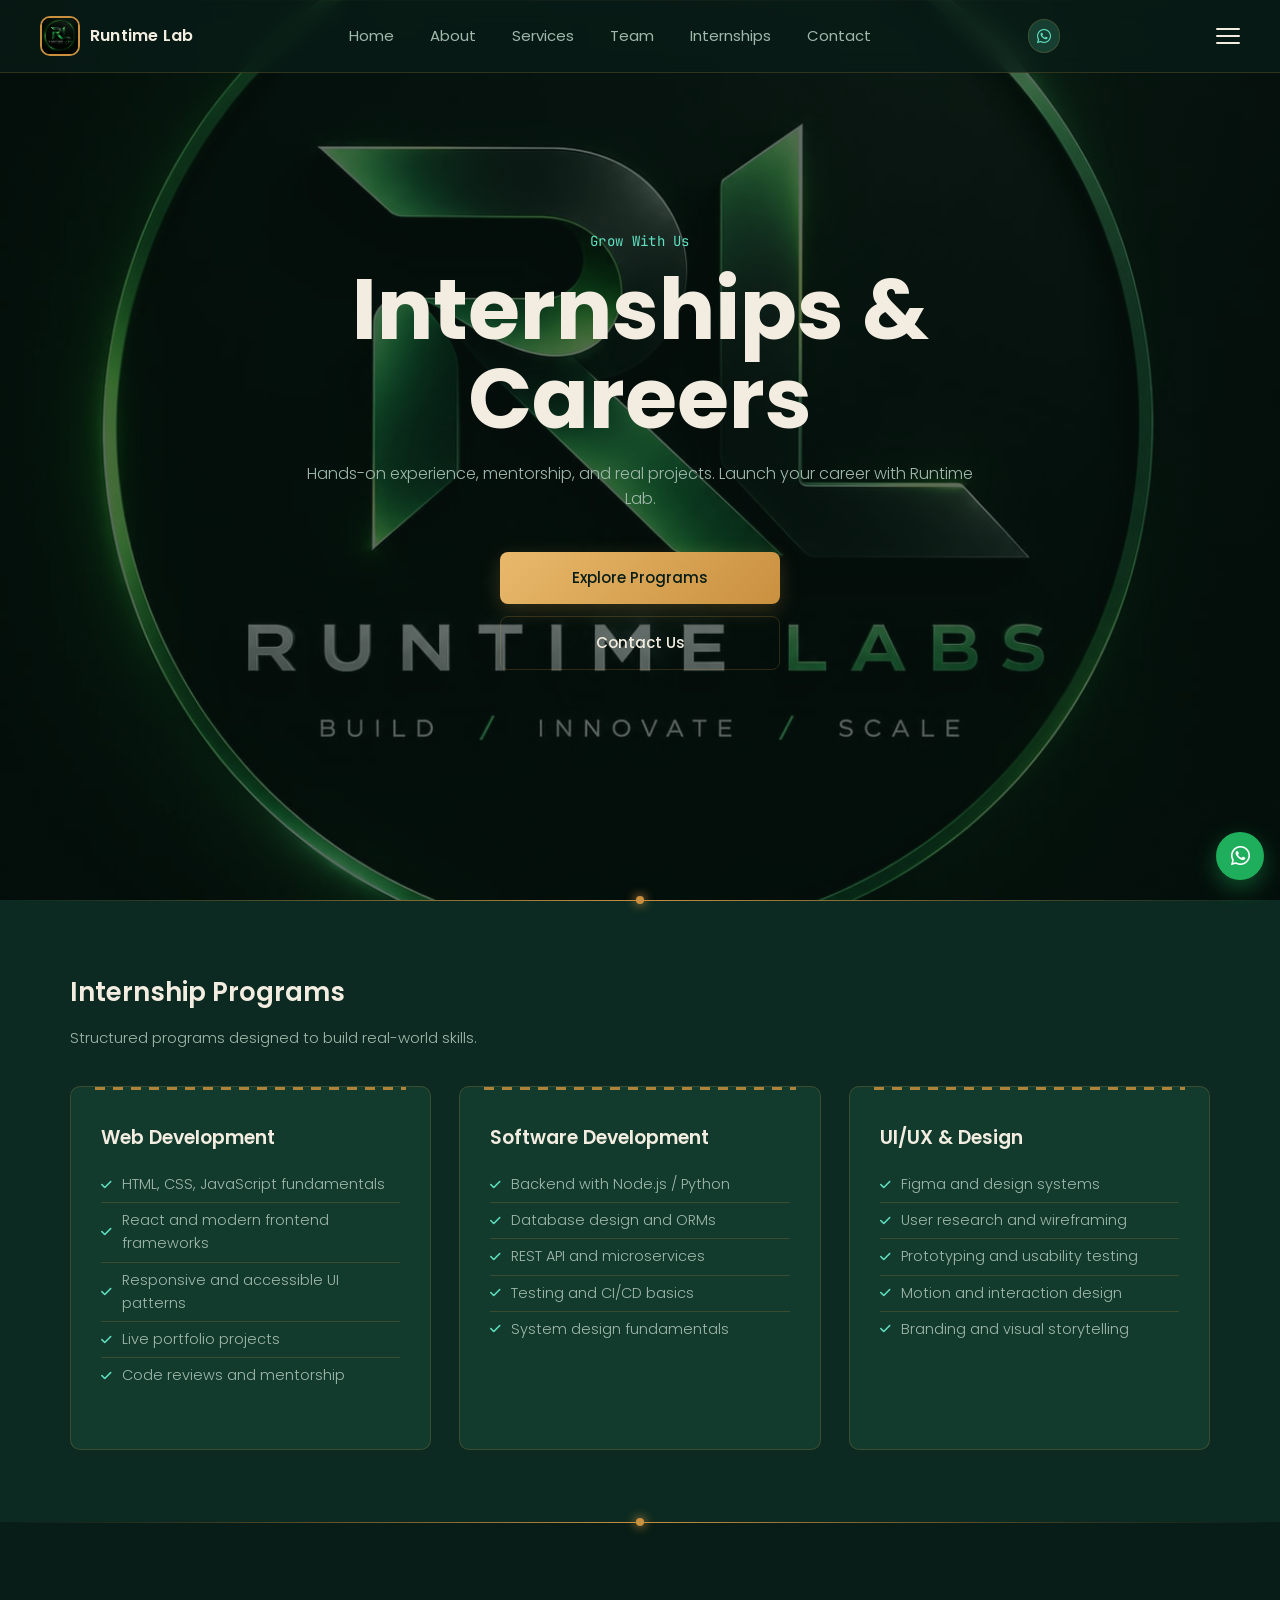
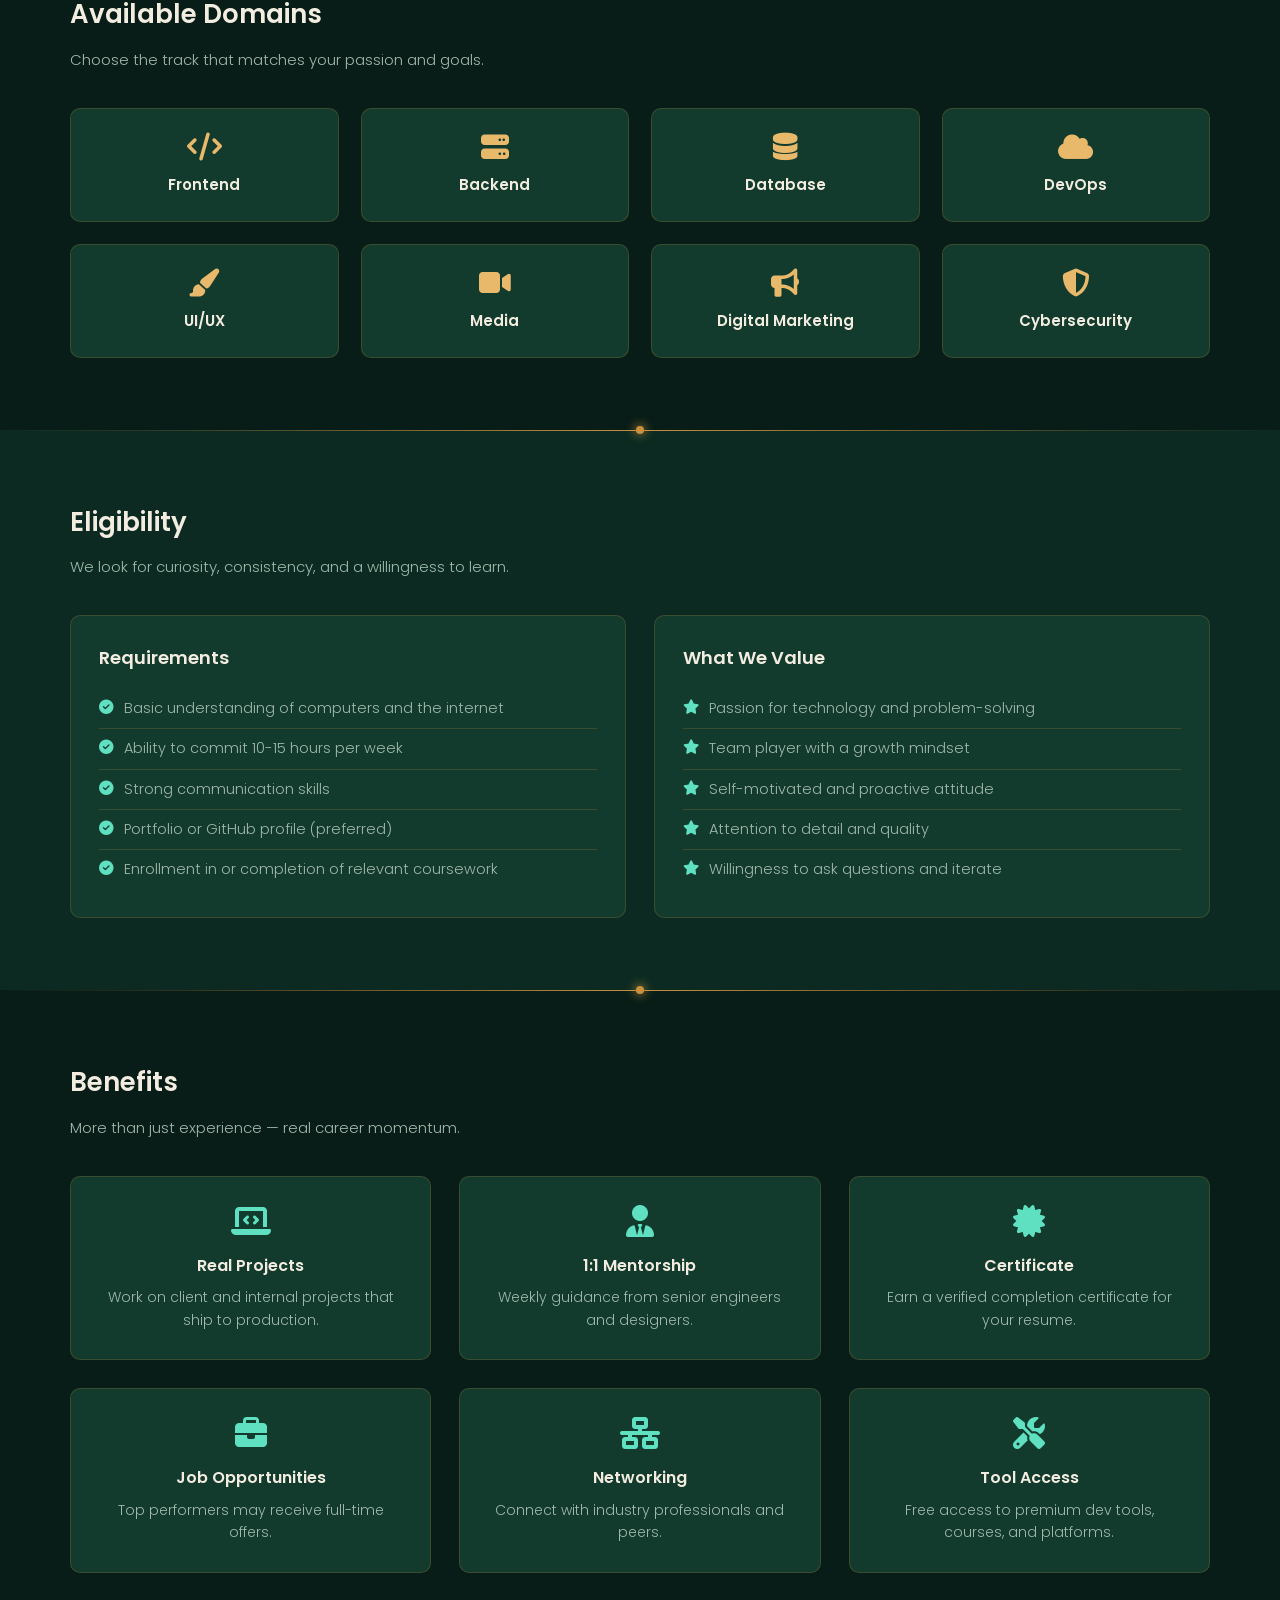
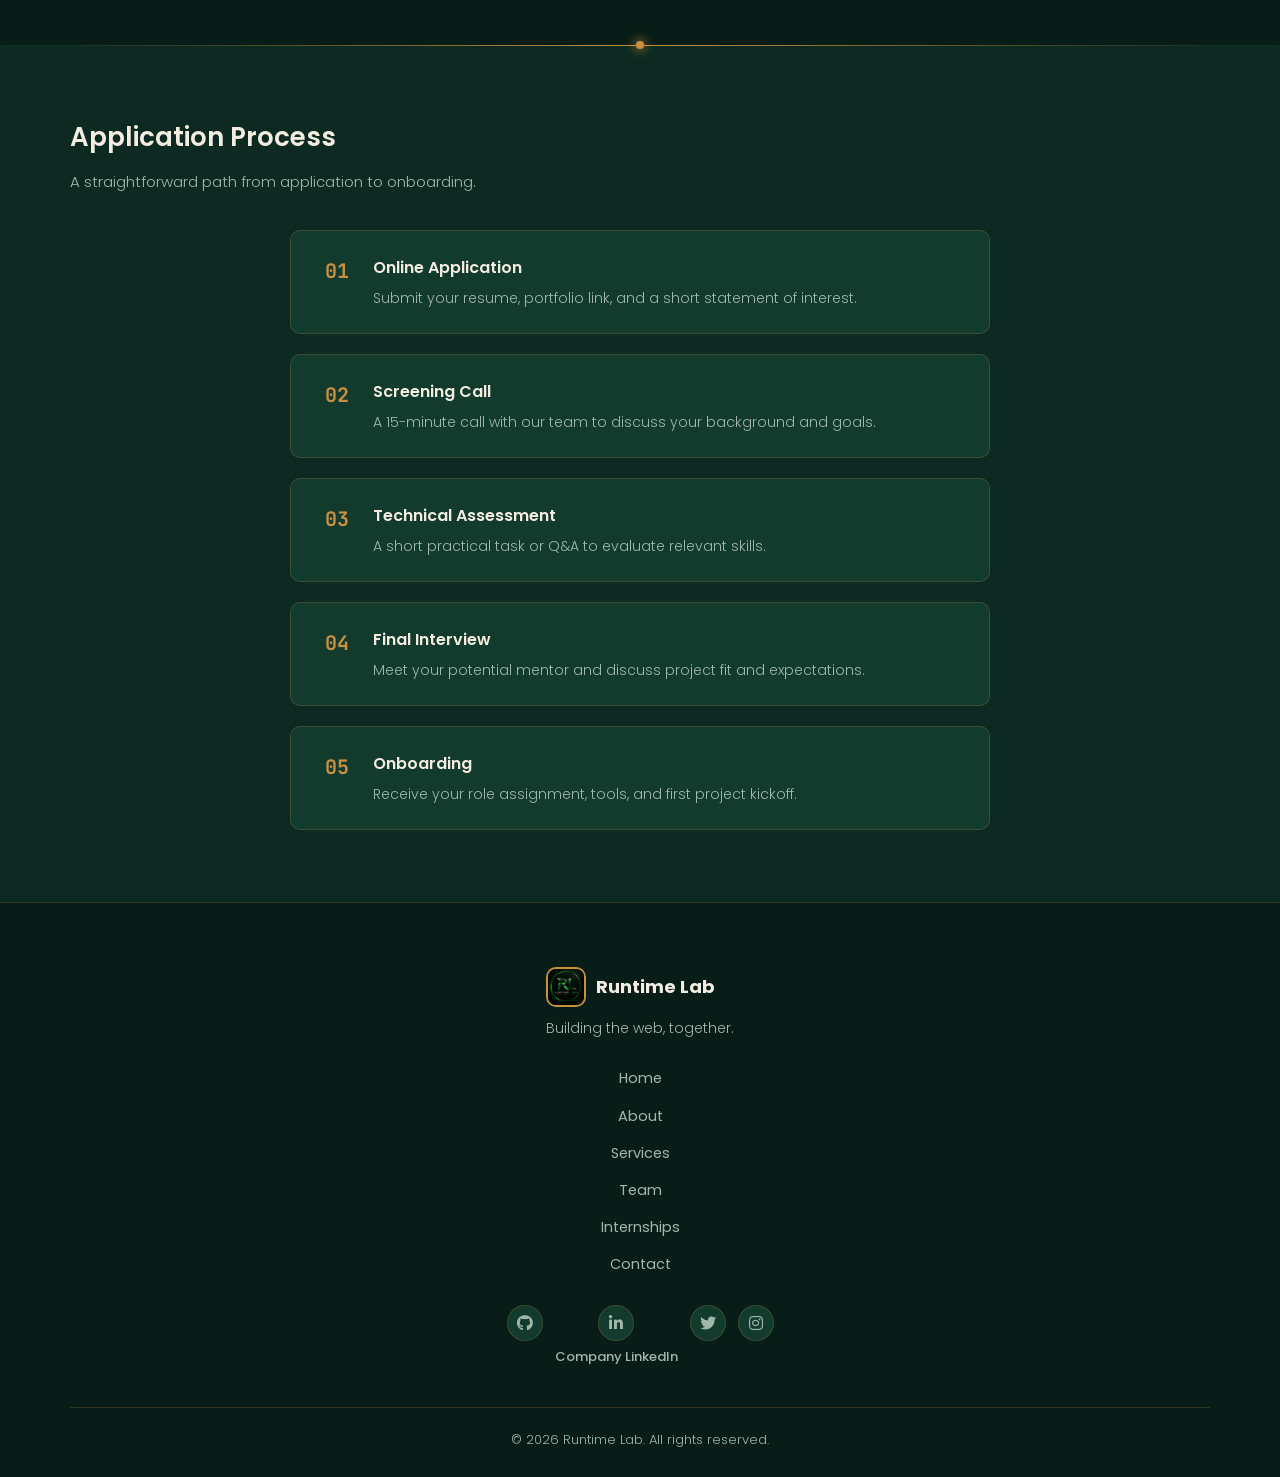
<file: internships.html>
<!DOCTYPE html>
<html lang="en">
<head>
    <meta charset="UTF-8">
    <meta name="viewport" content="width=device-width, initial-scale=1.0">
    <title>Internships - Runtime Lab</title>
    <link rel="stylesheet" href="https://cdnjs.cloudflare.com/ajax/libs/font-awesome/6.5.0/css/all.min.css">
    <link href="https://fonts.googleapis.com/css2?family=Poppins:wght@300;400;500;600;700&family=JetBrains+Mono:wght@400;500&display=swap" rel="stylesheet">
    <link rel="stylesheet" href="./style.css">
</head>
<body>
    <nav class="navbar">
        <div class="nav-brand">
            <a href="./index.html" class="logo">
                <img src="./images/RunTime.jpeg" alt="TAMZK Logo" class="logo-img">
                <h2>Runtime Lab</h2>
            </a>
        </div>
        <ul class="nav-links">
            <li><a href="./index.html">Home</a></li>
            <li><a href="about.html">About</a></li>
            <li><a href="services.html">Services</a></li>
            <li><a href="team.html">Team</a></li>
            <li><a href="internships.html">Internships</a></li>
            <li><a href="contact.html">Contact</a></li>
        </ul>
        <a href="https://chat.whatsapp.com/BoSAYlJmkCm6Ai9364NN96" target="_blank" class="nav-whatsapp" rel="noopener noreferrer">
            <i class="fab fa-whatsapp"></i>
            <span>Join WhatsApp</span>
        </a>
        <div class="hamburger">
            <span></span>
            <span></span>
            <span></span>
        </div>
    </nav>

    <section class="hero video-hero internships-hero">
        <video autoplay muted loop playsinline class="hero-video hero-video--people" poster="./images/RunTime.jpeg">
            <source src="./images/internshipVideo.mp4" type="video/mp4">
        </video>
        <div class="hero-content">
            <p class="hero-subtitle">Grow With Us</p>
            <h1 class="hero-title">Internships & Careers</h1>
            <p class="hero-tagline">Hands-on experience, mentorship, and real projects. Launch your career with Runtime Lab.</p>
            <div class="hero-buttons">
                <a href="#programs" class="btn btn-primary">Explore Programs</a>
                <a href="contact.html" class="btn btn-secondary">Contact Us</a>
            </div>
        </div>
    </section>

    <section class="programs-section" id="programs">
        <div class="container">
            <h2 class="section-title">Internship Programs</h2>
            <p class="section-subtitle">Structured programs designed to build real-world skills.</p>
            <div class="programs-grid">
                <div class="program-card">
                    <h3>Web Development</h3>
                    <ul>
                        <li><i class="fas fa-check"></i> HTML, CSS, JavaScript fundamentals</li>
                        <li><i class="fas fa-check"></i> React and modern frontend frameworks</li>
                        <li><i class="fas fa-check"></i> Responsive and accessible UI patterns</li>
                        <li><i class="fas fa-check"></i> Live portfolio projects</li>
                        <li><i class="fas fa-check"></i> Code reviews and mentorship</li>
                    </ul>
                </div>
                <div class="program-card">
                    <h3>Software Development</h3>
                    <ul>
                        <li><i class="fas fa-check"></i> Backend with Node.js / Python</li>
                        <li><i class="fas fa-check"></i> Database design and ORMs</li>
                        <li><i class="fas fa-check"></i> REST API and microservices</li>
                        <li><i class="fas fa-check"></i> Testing and CI/CD basics</li>
                        <li><i class="fas fa-check"></i> System design fundamentals</li>
                    </ul>
                </div>
                <div class="program-card">
                    <h3>UI/UX & Design</h3>
                    <ul>
                        <li><i class="fas fa-check"></i> Figma and design systems</li>
                        <li><i class="fas fa-check"></i> User research and wireframing</li>
                        <li><i class="fas fa-check"></i> Prototyping and usability testing</li>
                        <li><i class="fas fa-check"></i> Motion and interaction design</li>
                        <li><i class="fas fa-check"></i> Branding and visual storytelling</li>
                    </ul>
                </div>
            </div>
        </div>
    </section>

    <section class="domains-section">
        <div class="container">
            <h2 class="section-title">Available Domains</h2>
            <p class="section-subtitle">Choose the track that matches your passion and goals.</p>
            <div class="domains-grid">
                <div class="domain-item">
                    <i class="fas fa-code"></i>
                    <h4>Frontend</h4>
                </div>
                <div class="domain-item">
                    <i class="fas fa-server"></i>
                    <h4>Backend</h4>
                </div>
                <div class="domain-item">
                    <i class="fas fa-database"></i>
                    <h4>Database</h4>
                </div>
                <div class="domain-item">
                    <i class="fas fa-cloud"></i>
                    <h4>DevOps</h4>
                </div>
                <div class="domain-item">
                    <i class="fas fa-paint-brush"></i>
                    <h4>UI/UX</h4>
                </div>
                <div class="domain-item">
                    <i class="fas fa-video"></i>
                    <h4>Media</h4>
                </div>
                <div class="domain-item">
                    <i class="fas fa-bullhorn"></i>
                    <h4>Digital Marketing</h4>
                </div>
                <div class="domain-item">
                    <i class="fas fa-shield-alt"></i>
                    <h4>Cybersecurity</h4>
                </div>
            </div>
        </div>
    </section>

    <section class="eligibility-section">
        <div class="container">
            <h2 class="section-title">Eligibility</h2>
            <p class="section-subtitle">We look for curiosity, consistency, and a willingness to learn.</p>
            <div class="eligibility-grid">
                <div class="eligibility-card">
                    <h3>Requirements</h3>
                    <ul>
                        <li><i class="fas fa-check-circle"></i> Basic understanding of computers and the internet</li>
                        <li><i class="fas fa-check-circle"></i> Ability to commit 10-15 hours per week</li>
                        <li><i class="fas fa-check-circle"></i> Strong communication skills</li>
                        <li><i class="fas fa-check-circle"></i> Portfolio or GitHub profile (preferred)</li>
                        <li><i class="fas fa-check-circle"></i> Enrollment in or completion of relevant coursework</li>
                    </ul>
                </div>
                <div class="eligibility-card">
                    <h3>What We Value</h3>
                    <ul>
                        <li><i class="fas fa-star"></i> Passion for technology and problem-solving</li>
                        <li><i class="fas fa-star"></i> Team player with a growth mindset</li>
                        <li><i class="fas fa-star"></i> Self-motivated and proactive attitude</li>
                        <li><i class="fas fa-star"></i> Attention to detail and quality</li>
                        <li><i class="fas fa-star"></i> Willingness to ask questions and iterate</li>
                    </ul>
                </div>
            </div>
        </div>
    </section>

    <section class="benefits-section">
        <div class="container">
            <h2 class="section-title">Benefits</h2>
            <p class="section-subtitle">More than just experience — real career momentum.</p>
            <div class="benefits-grid">
                <div class="benefit-item">
                    <i class="fas fa-laptop-code"></i>
                    <h4>Real Projects</h4>
                    <p>Work on client and internal projects that ship to production.</p>
                </div>
                <div class="benefit-item">
                    <i class="fas fa-user-tie"></i>
                    <h4>1:1 Mentorship</h4>
                    <p>Weekly guidance from senior engineers and designers.</p>
                </div>
                <div class="benefit-item">
                    <i class="fas fa-certificate"></i>
                    <h4>Certificate</h4>
                    <p>Earn a verified completion certificate for your resume.</p>
                </div>
                <div class="benefit-item">
                    <i class="fas fa-briefcase"></i>
                    <h4>Job Opportunities</h4>
                    <p>Top performers may receive full-time offers.</p>
                </div>
                <div class="benefit-item">
                    <i class="fas fa-network-wired"></i>
                    <h4>Networking</h4>
                    <p>Connect with industry professionals and peers.</p>
                </div>
                <div class="benefit-item">
                    <i class="fas fa-tools"></i>
                    <h4>Tool Access</h4>
                    <p>Free access to premium dev tools, courses, and platforms.</p>
                </div>
            </div>
        </div>
    </section>

    <section class="application-section" id="apply">
        <div class="container">
            <h2 class="section-title">Application Process</h2>
            <p class="section-subtitle">A straightforward path from application to onboarding.</p>
            <div class="process-steps">
                <div class="process-step-card">
                    <div class="step-num">01</div>
                    <div>
                        <h4>Online Application</h4>
                        <p>Submit your resume, portfolio link, and a short statement of interest.</p>
                    </div>
                </div>
                <div class="process-step-card">
                    <div class="step-num">02</div>
                    <div>
                        <h4>Screening Call</h4>
                        <p>A 15-minute call with our team to discuss your background and goals.</p>
                    </div>
                </div>
                <div class="process-step-card">
                    <div class="step-num">03</div>
                    <div>
                        <h4>Technical Assessment</h4>
                        <p>A short practical task or Q&A to evaluate relevant skills.</p>
                    </div>
                </div>
                <div class="process-step-card">
                    <div class="step-num">04</div>
                    <div>
                        <h4>Final Interview</h4>
                        <p>Meet your potential mentor and discuss project fit and expectations.</p>
                    </div>
                </div>
                <div class="process-step-card">
                    <div class="step-num">05</div>
                    <div>
                        <h4>Onboarding</h4>
                        <p>Receive your role assignment, tools, and first project kickoff.</p>
                    </div>
                </div>
            </div>
        </div>
    </section>

    <footer class="footer">
        <div class="container">
            <div class="footer-content">
                <div class="footer-brand">
                    <a href="./index.html" class="logo">
                        <img src="./images/RunTime.jpeg" alt="TAMZK Logo" class="logo-img">
                        <h3>Runtime Lab</h3>
                    </a>
                    <p>Building the web, together.</p>
                </div>
                <div class="footer-links">
                    <a href="./index.html">Home</a>
                    <a href="about.html">About</a>
                    <a href="services.html">Services</a>
                    <a href="team.html">Team</a>
                    <a href="internships.html">Internships</a>
                    <a href="contact.html">Contact</a>
                </div>
                <div class="footer-social">
                    <a href="#"><i class="fab fa-github"></i></a>
                    <a href="https://www.linkedin.com/company/tamzk-group-of-companies/home/?viewAsMember=true" target="_blank" class="footer-linkedin">
                        <i class="fab fa-linkedin-in"></i>
                        <span>Company LinkedIn</span>
                    </a>
                    <a href="#"><i class="fab fa-twitter"></i></a>
                    <a href="#"><i class="fab fa-instagram"></i></a>
                </div>
            </div>
            <div class="footer-bottom">
                <p>&copy; 2026 Runtime Lab. All rights reserved.</p>
            </div>
        </div>
    </footer>

    <script src="./script.js"></script>

    <a href="https://chat.whatsapp.com/BoSAYlJmkCm6Ai9364NN96" target="_blank" class="float-whatsapp" rel="noopener noreferrer" aria-label="Join our WhatsApp group">
        <i class="fab fa-whatsapp"></i>
    </a>
</body>
</html>
</file>
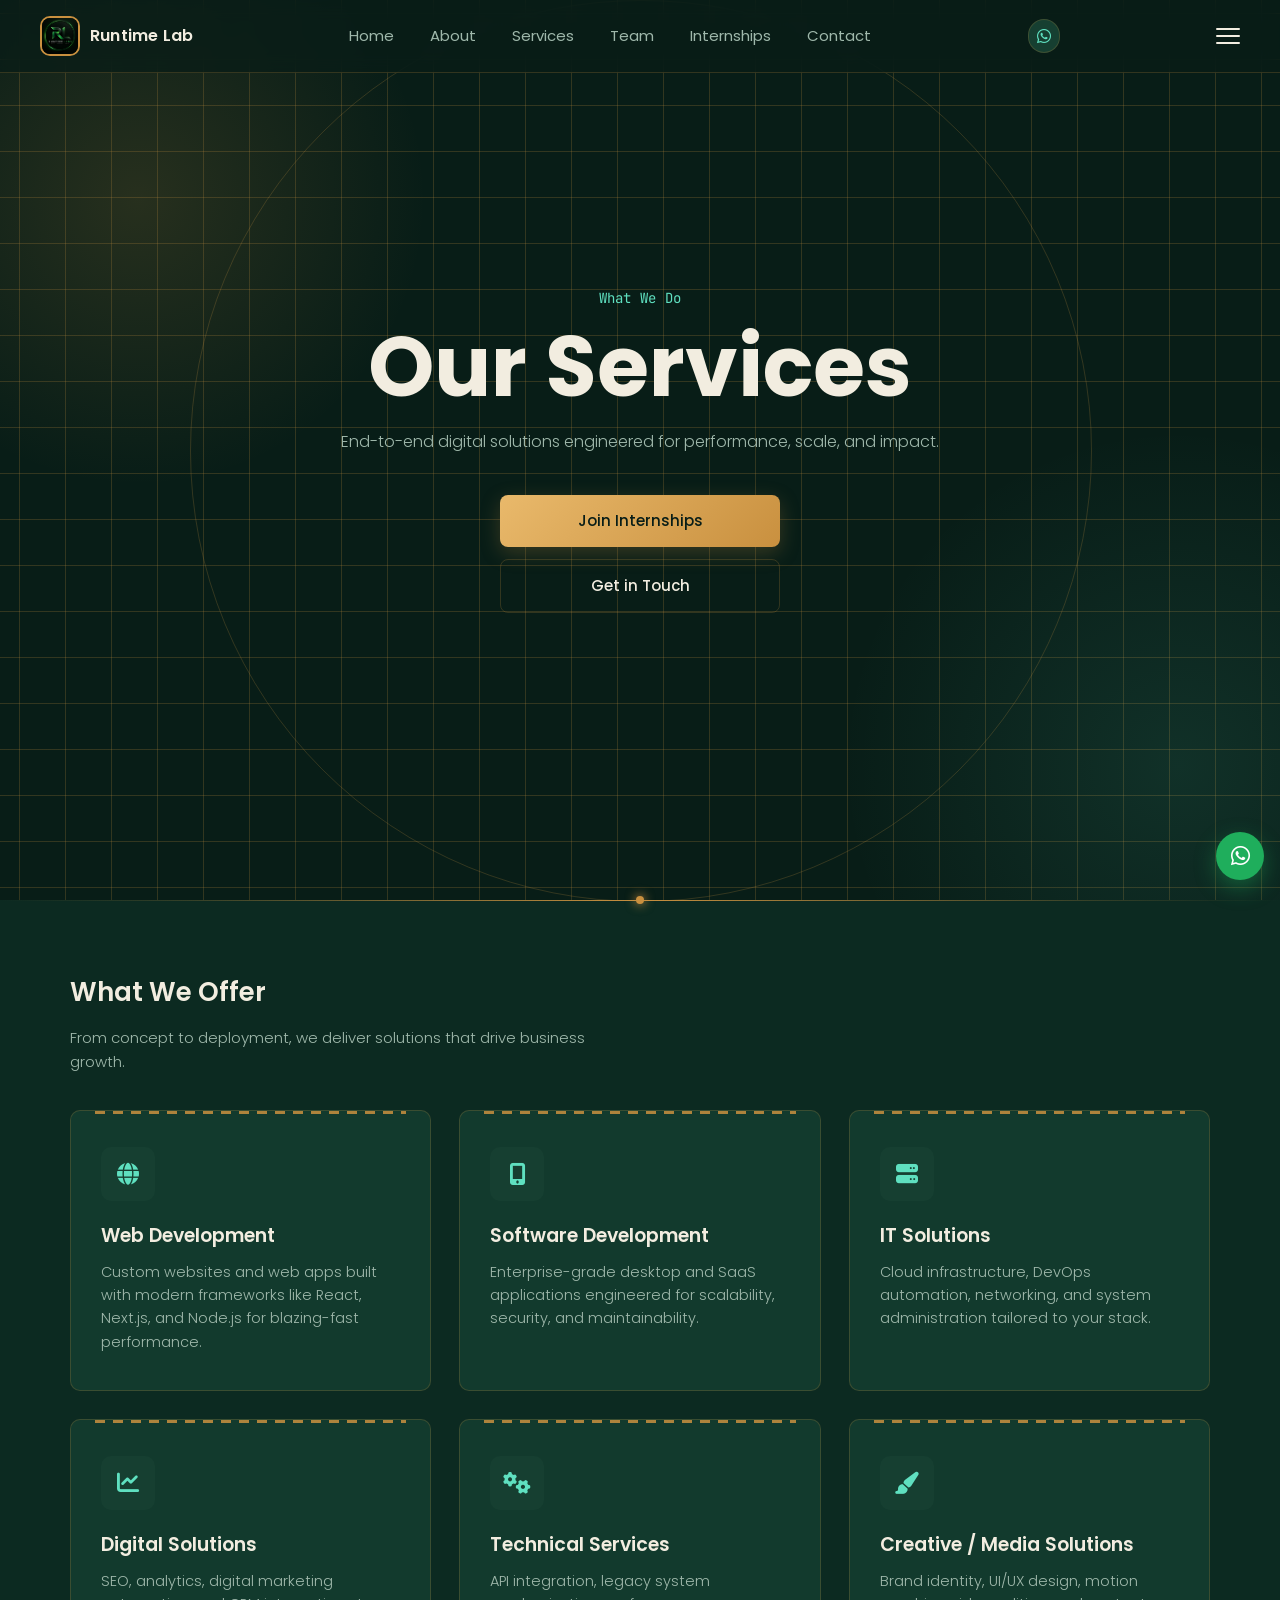
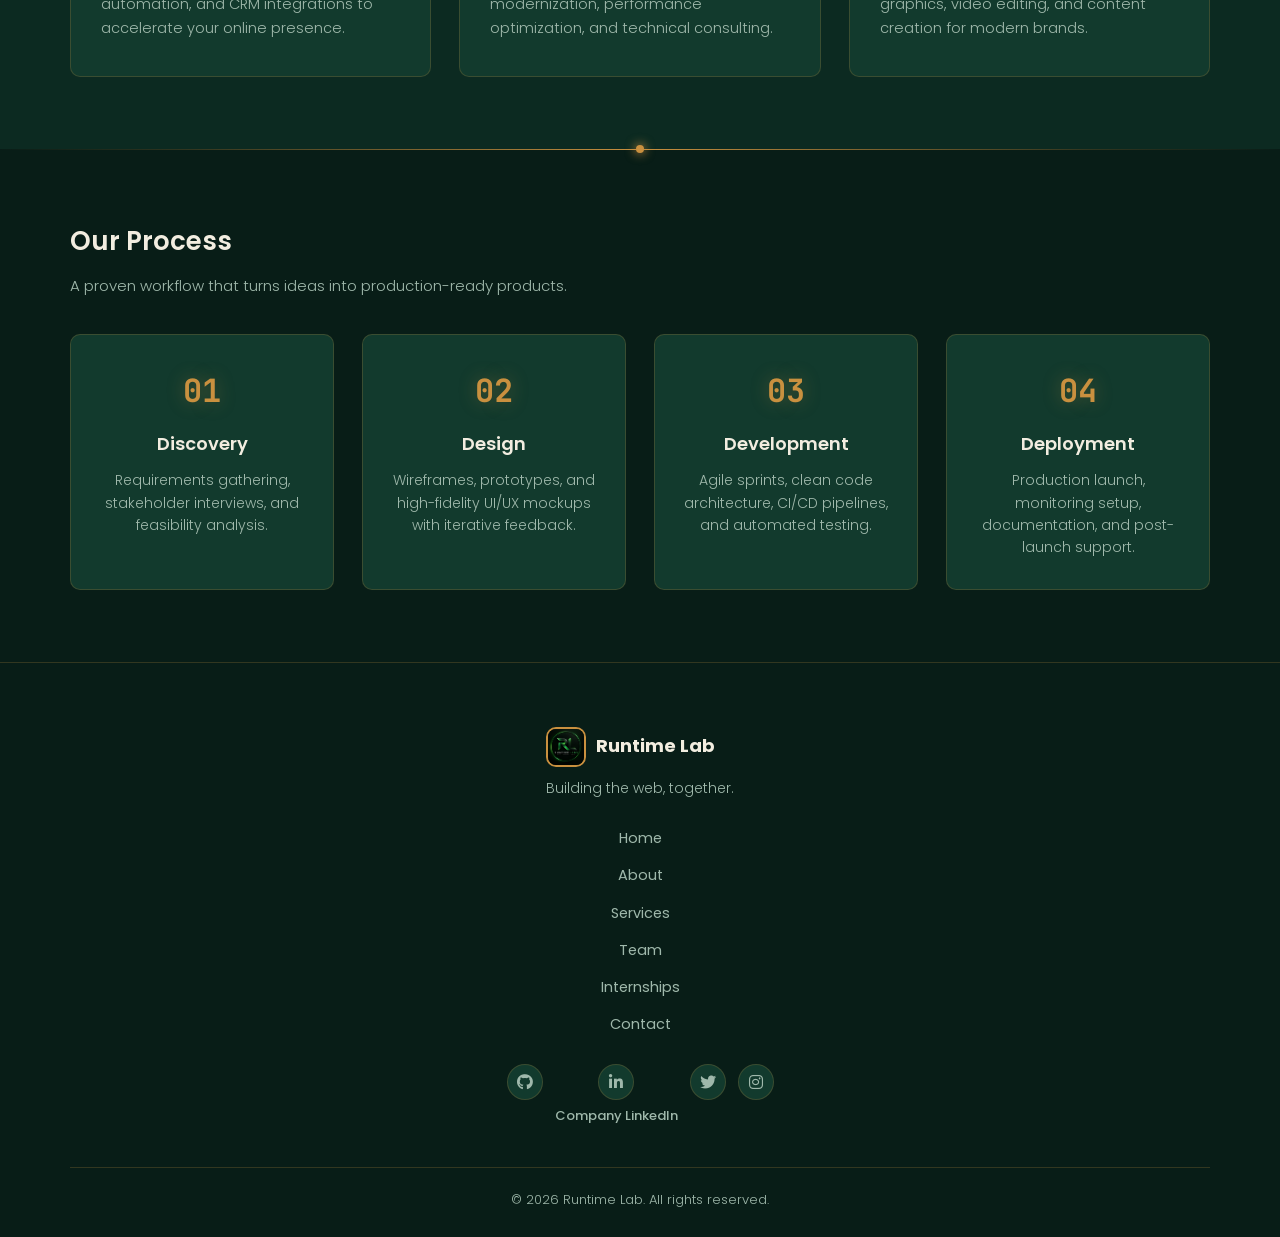
<file: services.html>
<!DOCTYPE html>
<html lang="en">
<head>
    <meta charset="UTF-8">
    <meta name="viewport" content="width=device-width, initial-scale=1.0">
    <title>Services - Runtime Lab</title>
    <link rel="stylesheet" href="https://cdnjs.cloudflare.com/ajax/libs/font-awesome/6.5.0/css/all.min.css">
    <link href="https://fonts.googleapis.com/css2?family=Poppins:wght@300;400;500;600;700&family=JetBrains+Mono:wght@400;500&display=swap" rel="stylesheet">
    <link rel="stylesheet" href="./style.css">
</head>
<body>
    <nav class="navbar">
        <div class="nav-brand">
            <a href="./index.html" class="logo">
                <img src="./images/RunTime.jpeg" alt="TAMZK Logo" class="logo-img">
                <h2>Runtime Lab</h2>
            </a>
        </div>
        <ul class="nav-links">
            <li><a href="./index.html">Home</a></li>
            <li><a href="about.html">About</a></li>
            <li><a href="services.html">Services</a></li>
            <li><a href="team.html">Team</a></li>
            <li><a href="internships.html">Internships</a></li>
            <li><a href="contact.html">Contact</a></li>
        </ul>
        <a href="https://chat.whatsapp.com/BoSAYlJmkCm6Ai9364NN96" target="_blank" class="nav-whatsapp" rel="noopener noreferrer">
            <i class="fab fa-whatsapp"></i>
            <span>Join WhatsApp</span>
        </a>
        <div class="hamburger">
            <span></span>
            <span></span>
            <span></span>
        </div>
    </nav>

    <section class="hero video-hero">
        <video autoplay muted loop playsinline class="hero-video" poster="https://images.pexels.com/videos/7989833/communication-company-conversation-development-7989833.jpeg?auto=compress&w=1260&h=750&dpr=1">
            <source src="./images/ServiceVideo.mp4" type="video/mp4">
        </video>
        <div class="hero-content">
            <p class="hero-subtitle">What We Do</p>
            <h1 class="hero-title">Our Services</h1>
            <p class="hero-tagline">End-to-end digital solutions engineered for performance, scale, and impact.</p>
            <div class="hero-buttons">
                <a href="internships.html" class="btn btn-primary">Join Internships</a>
                <a href="contact.html" class="btn btn-secondary">Get in Touch</a>
            </div>
        </div>
    </section>

    <section class="services-section">
        <div class="container">
            <h2 class="section-title">What We Offer</h2>
            <p class="section-subtitle">From concept to deployment, we deliver solutions that drive business growth.</p>
            <div class="services-grid">
                <div class="service-card">
                    <div class="service-icon"><i class="fas fa-globe"></i></div>
                    <h3>Web Development</h3>
                    <p>Custom websites and web apps built with modern frameworks like React, Next.js, and Node.js for blazing-fast performance.</p>
                </div>
                <div class="service-card">
                    <div class="service-icon"><i class="fas fa-mobile-alt"></i></div>
                    <h3>Software Development</h3>
                    <p>Enterprise-grade desktop and SaaS applications engineered for scalability, security, and maintainability.</p>
                </div>
                <div class="service-card">
                    <div class="service-icon"><i class="fas fa-server"></i></div>
                    <h3>IT Solutions</h3>
                    <p>Cloud infrastructure, DevOps automation, networking, and system administration tailored to your stack.</p>
                </div>
                <div class="service-card">
                    <div class="service-icon"><i class="fas fa-chart-line"></i></div>
                    <h3>Digital Solutions</h3>
                    <p>SEO, analytics, digital marketing automation, and CRM integrations to accelerate your online presence.</p>
                </div>
                <div class="service-card">
                    <div class="service-icon"><i class="fas fa-cogs"></i></div>
                    <h3>Technical Services</h3>
                    <p>API integration, legacy system modernization, performance optimization, and technical consulting.</p>
                </div>
                <div class="service-card">
                    <div class="service-icon"><i class="fas fa-paint-brush"></i></div>
                    <h3>Creative / Media Solutions</h3>
                    <p>Brand identity, UI/UX design, motion graphics, video editing, and content creation for modern brands.</p>
                </div>
            </div>
        </div>
    </section>

    <section class="process-section">
        <div class="container">
            <h2 class="section-title">Our Process</h2>
            <p class="section-subtitle">A proven workflow that turns ideas into production-ready products.</p>
            <div class="process-grid">
                <div class="process-step">
                    <div class="step-number">01</div>
                    <h3>Discovery</h3>
                    <p>Requirements gathering, stakeholder interviews, and feasibility analysis.</p>
                </div>
                <div class="process-step">
                    <div class="step-number">02</div>
                    <h3>Design</h3>
                    <p>Wireframes, prototypes, and high-fidelity UI/UX mockups with iterative feedback.</p>
                </div>
                <div class="process-step">
                    <div class="step-number">03</div>
                    <h3>Development</h3>
                    <p>Agile sprints, clean code architecture, CI/CD pipelines, and automated testing.</p>
                </div>
                <div class="process-step">
                    <div class="step-number">04</div>
                    <h3>Deployment</h3>
                    <p>Production launch, monitoring setup, documentation, and post-launch support.</p>
                </div>
            </div>
        </div>
    </section>

    <footer class="footer">
        <div class="container">
            <div class="footer-content">
                <div class="footer-brand">
                    <a href="./index.html" class="logo">
                        <img src="./images/RunTime.jpeg" alt="TAMZK Logo" class="logo-img">
                        <h3>Runtime Lab</h3>
                    </a>
                    <p>Building the web, together.</p>
                </div>
                <div class="footer-links">
                    <a href="./index.html">Home</a>
                    <a href="about.html">About</a>
                    <a href="services.html">Services</a>
                    <a href="team.html">Team</a>
                    <a href="internships.html">Internships</a>
                    <a href="contact.html">Contact</a>
                </div>
                <div class="footer-social">
                    <a href="#"><i class="fab fa-github"></i></a>
                    <a href="https://www.linkedin.com/company/tamzk-group-of-companies/home/?viewAsMember=true" target="_blank" class="footer-linkedin">
                        <i class="fab fa-linkedin-in"></i>
                        <span>Company LinkedIn</span>
                    </a>
                    <a href="#"><i class="fab fa-twitter"></i></a>
                    <a href="#"><i class="fab fa-instagram"></i></a>
                </div>
            </div>
            <div class="footer-bottom">
                <p>&copy; 2026 Runtime Lab. All rights reserved.</p>
            </div>
        </div>
    </footer>

    <script src="./script.js"></script>

    <a href="https://chat.whatsapp.com/BoSAYlJmkCm6Ai9364NN96" target="_blank" class="float-whatsapp" rel="noopener noreferrer" aria-label="Join our WhatsApp group">
        <i class="fab fa-whatsapp"></i>
    </a>
</body>
</html>
</file>
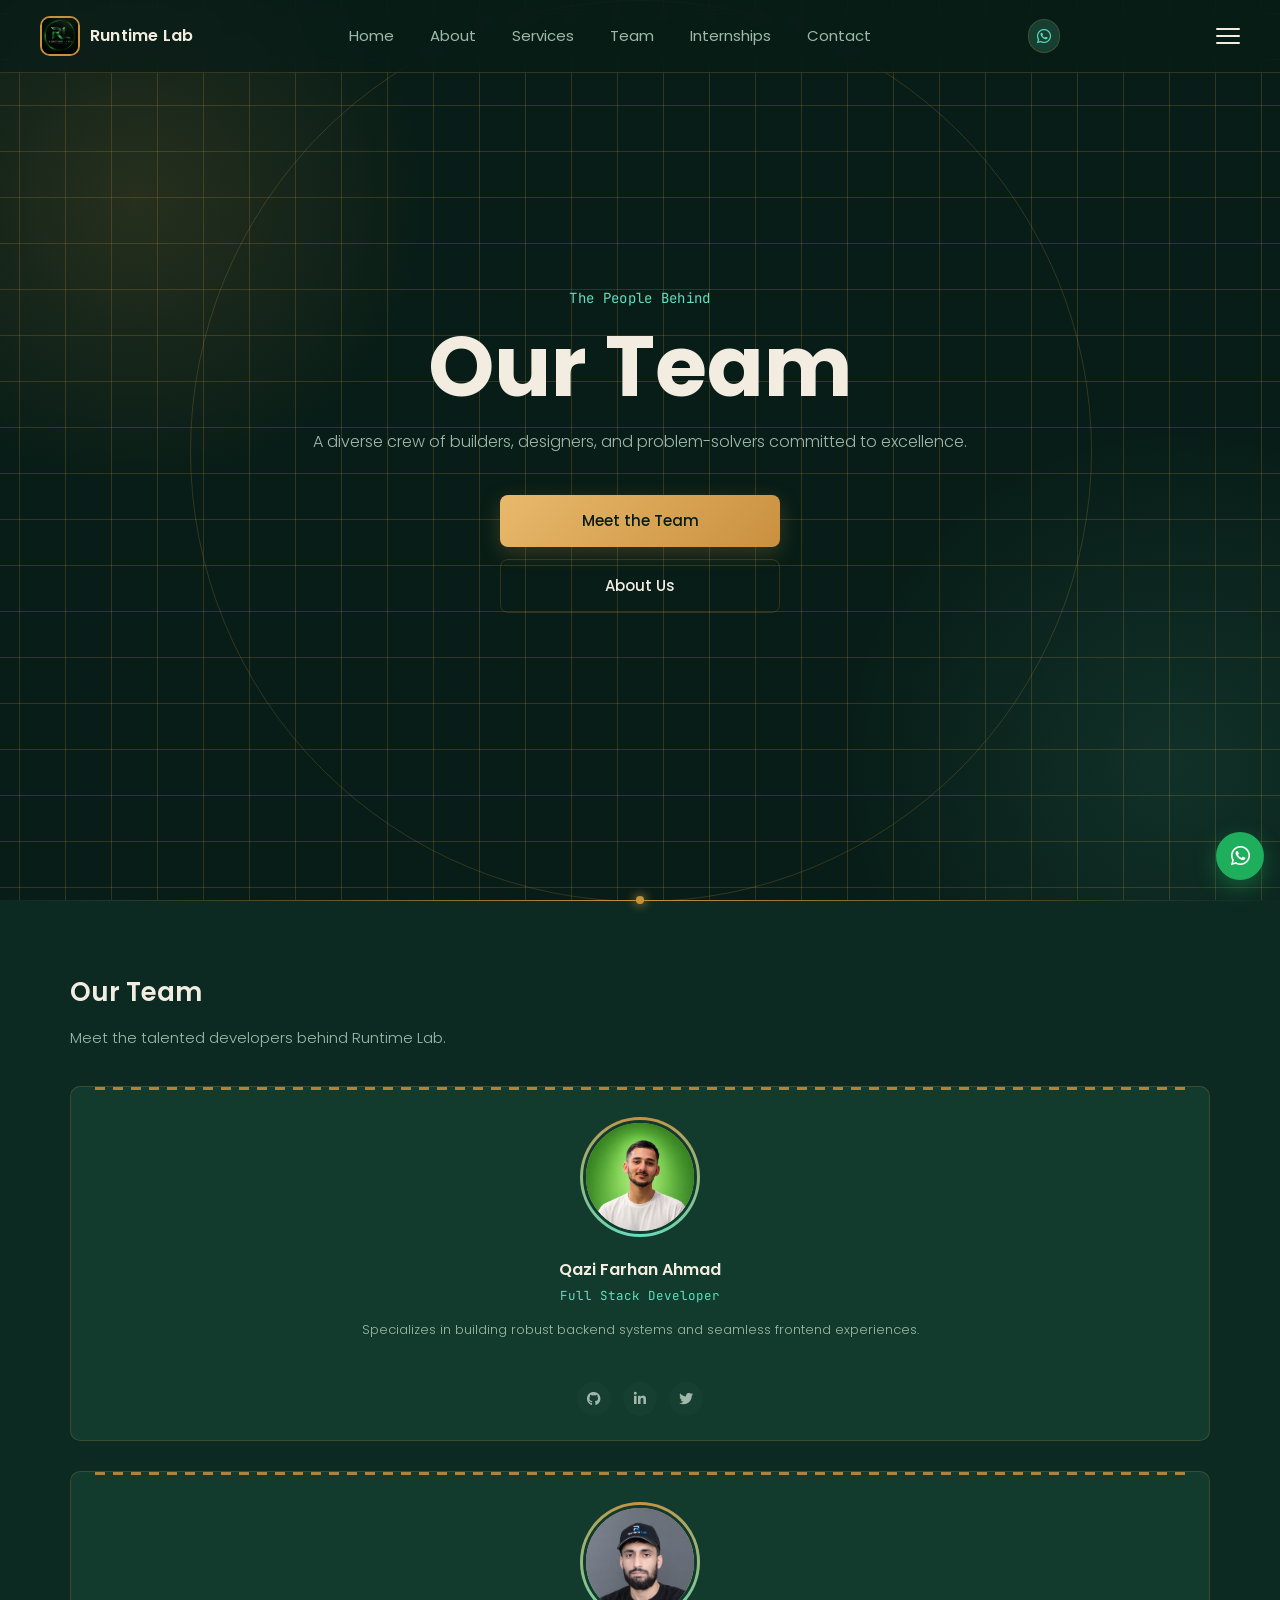
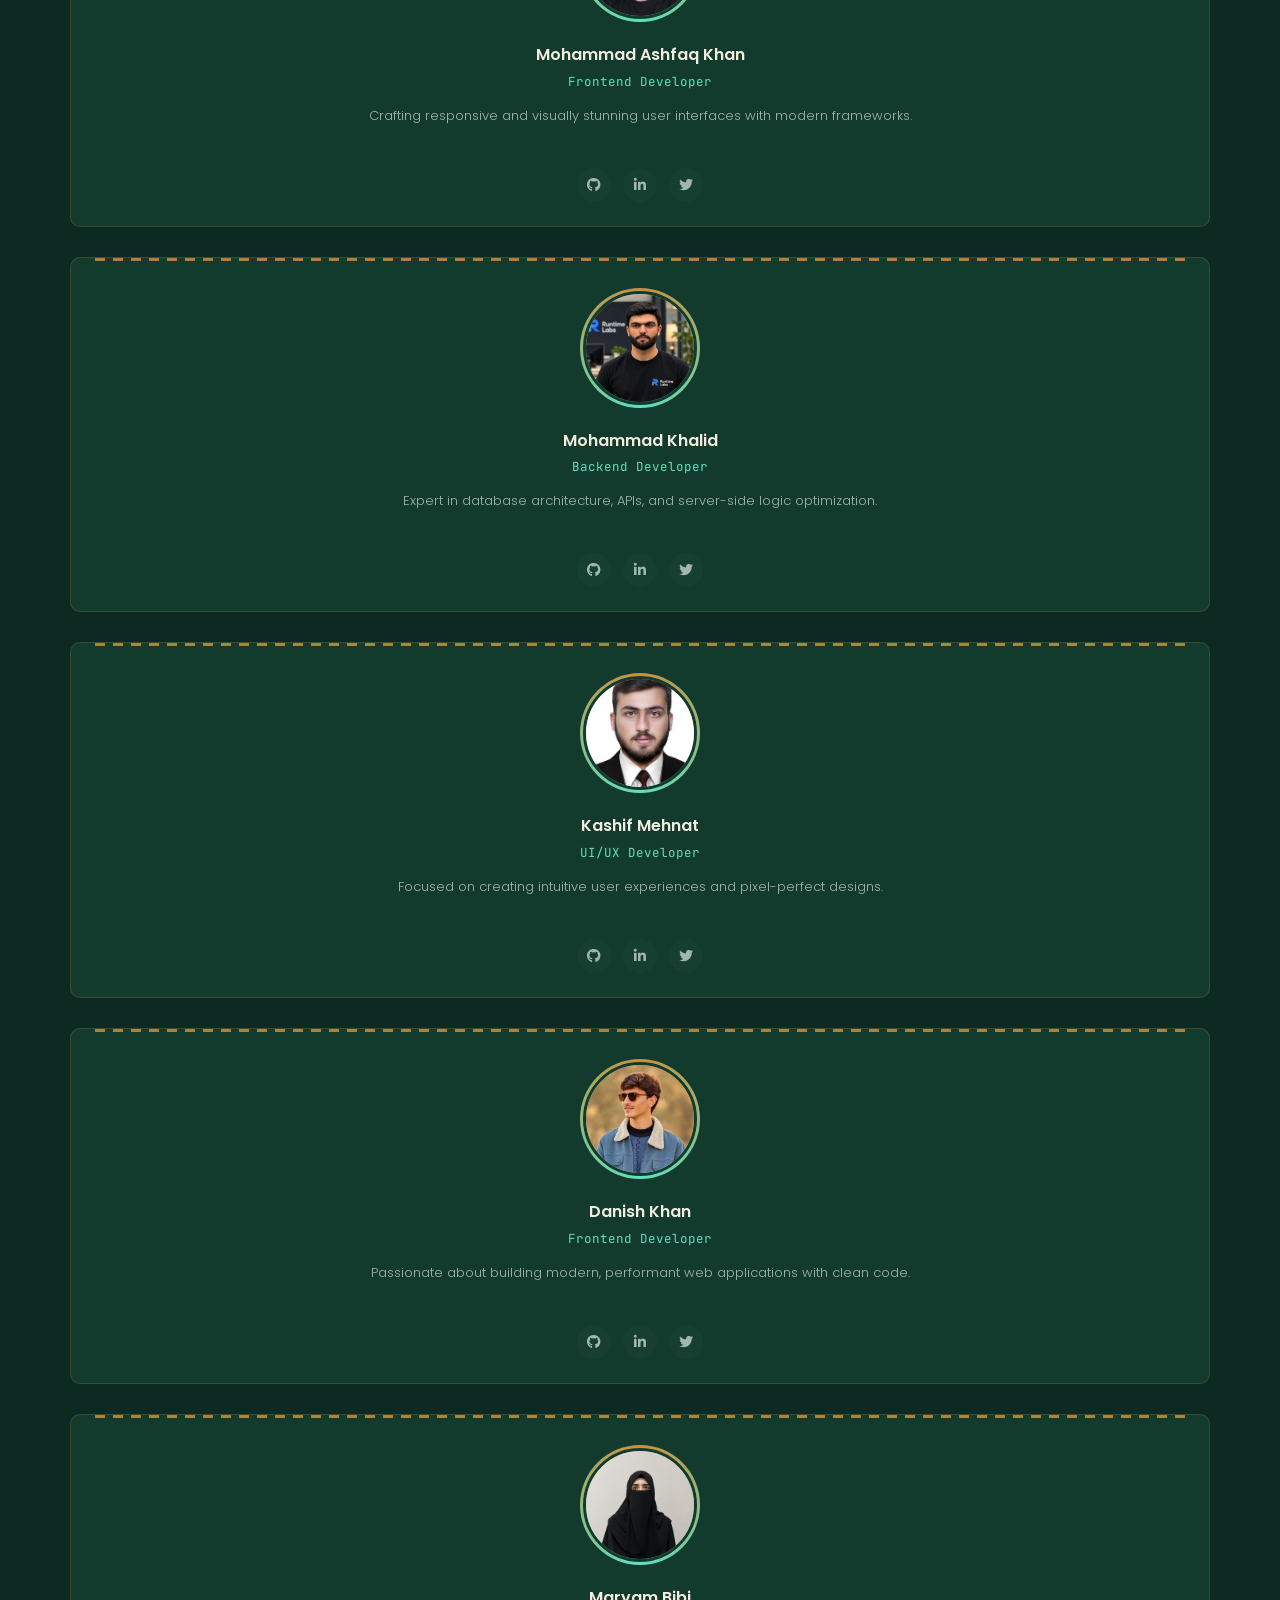
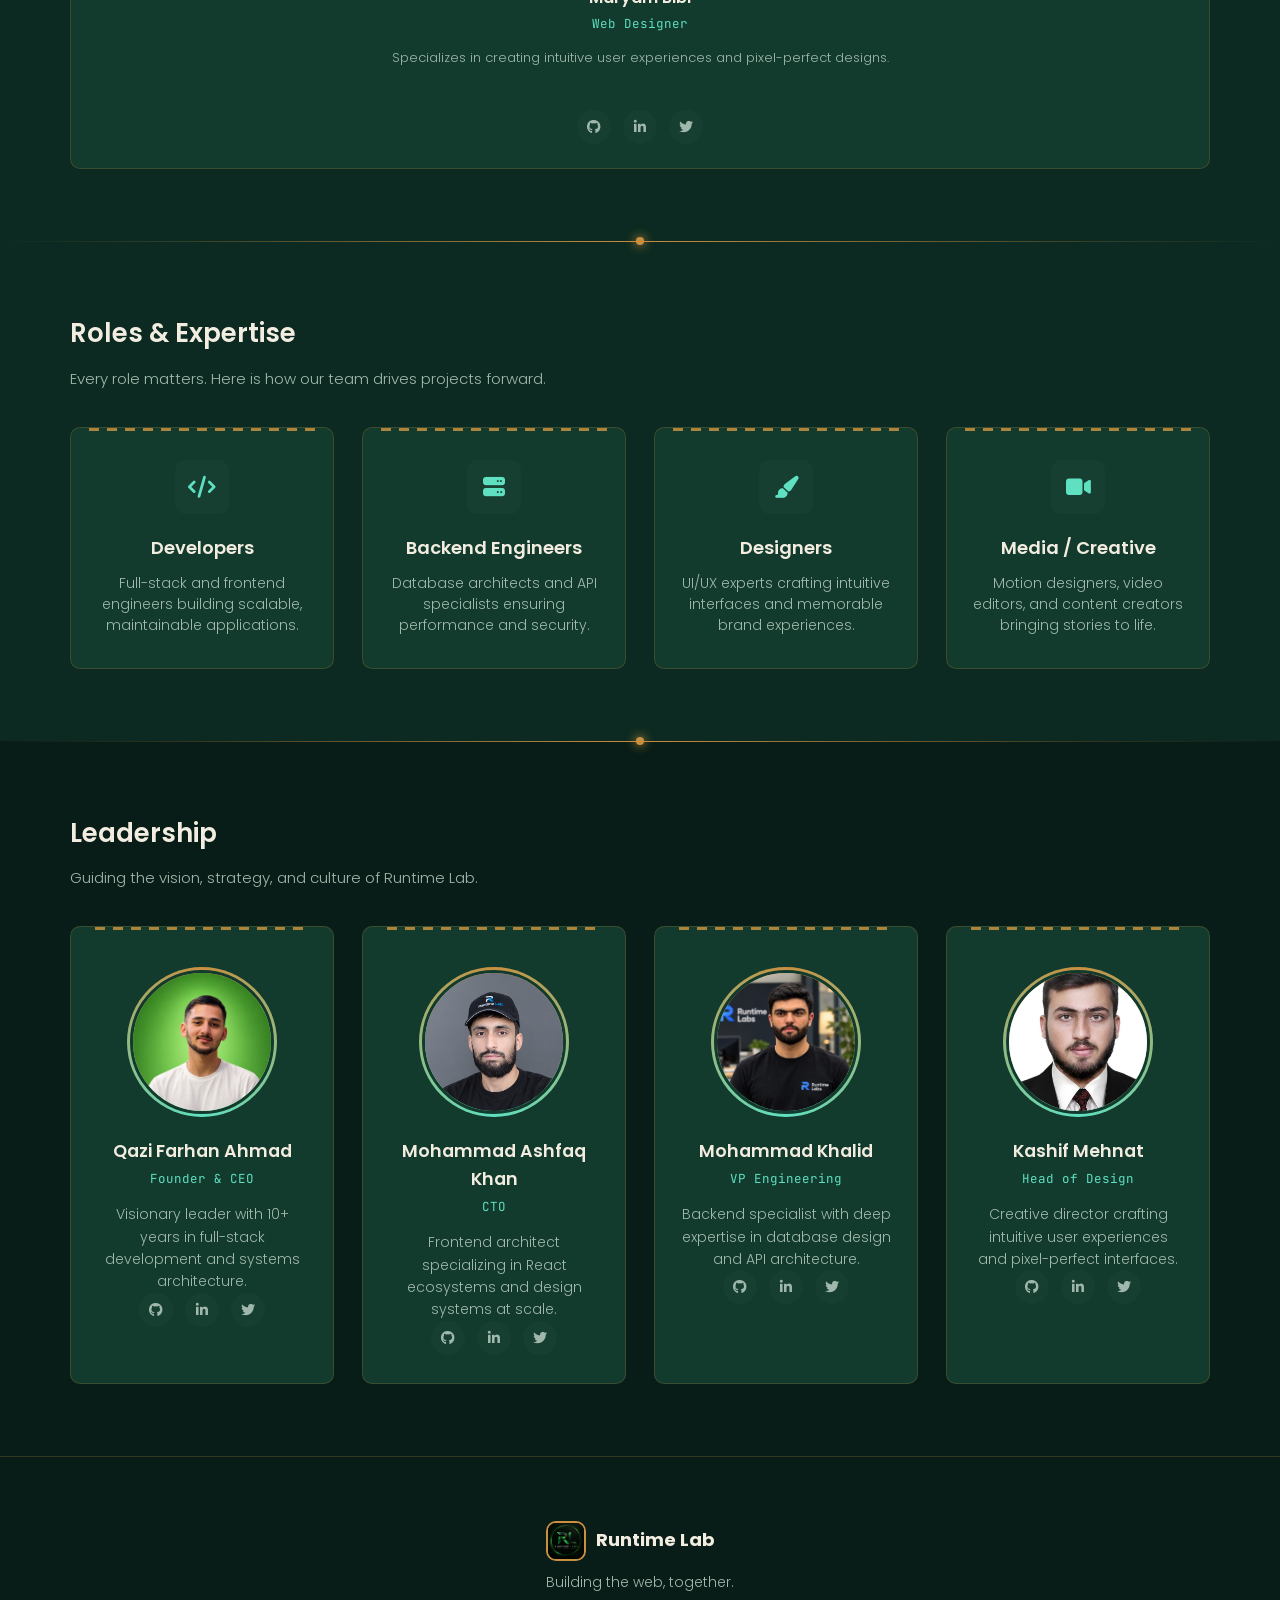
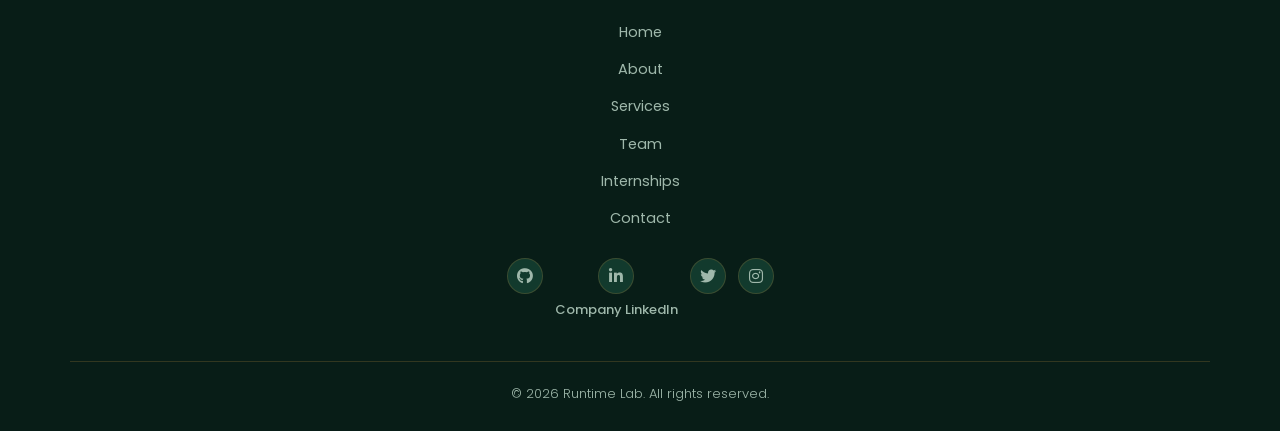
<file: team.html>
<!DOCTYPE html>
<html lang="en">
<head>
    <meta charset="UTF-8">
    <meta name="viewport" content="width=device-width, initial-scale=1.0">
    <title>Team - Runtime Lab</title>
    <link rel="stylesheet" href="https://cdnjs.cloudflare.com/ajax/libs/font-awesome/6.5.0/css/all.min.css">
    <link href="https://fonts.googleapis.com/css2?family=Poppins:wght@300;400;500;600;700&family=JetBrains+Mono:wght@400;500&display=swap" rel="stylesheet">
    <link rel="stylesheet" href="./style.css">
</head>
<body>
    <nav class="navbar">
        <div class="nav-brand">
            <a href="./index.html" class="logo">
                <img src="./images/RunTime.jpeg" alt="TAMZK Logo" class="logo-img">
                <h2>Runtime Lab</h2>
            </a>
        </div>
        <ul class="nav-links">
            <li><a href="./index.html">Home</a></li>
            <li><a href="about.html">About</a></li>
            <li><a href="services.html">Services</a></li>
            <li><a href="team.html">Team</a></li>
            <li><a href="internships.html">Internships</a></li>
            <li><a href="contact.html">Contact</a></li>
        </ul>
        <a href="https://chat.whatsapp.com/BoSAYlJmkCm6Ai9364NN96" target="_blank" class="nav-whatsapp" rel="noopener noreferrer">
            <i class="fab fa-whatsapp"></i>
            <span>Join WhatsApp</span>
        </a>
        <div class="hamburger">
            <span></span>
            <span></span>
            <span></span>
        </div>
    </nav>

    <section class="hero video-hero">
        <video autoplay muted loop playsinline class="hero-video hero-video--people" poster="https://images.pexels.com/videos/2278095/free-video-2278095.jpg?auto=compress&w=1260&h=750&dpr=1">
            <source src="./images/TeamVideo.mp4" type="video/mp4">
        </video>
        <div class="hero-content">
            <p class="hero-subtitle">The People Behind</p>
            <h1 class="hero-title">Our Team</h1>
            <p class="hero-tagline">A diverse crew of builders, designers, and problem-solvers committed to excellence.</p>
            <div class="hero-buttons">
                <a href="#members" class="btn btn-primary">Meet the Team</a>
                <a href="about.html" class="btn btn-secondary">About Us</a>
            </div>
        </div>
    </section>

    <section id="members" class="team-section">
        <div class="container">
            <h2 class="section-title">Our Team</h2>
            <p class="section-subtitle">Meet the talented developers behind Runtime Lab.</p>
            <div class="team-grid">
                <div class="team-card">
                    <div class="team-img">
                        <img src="./images/QaziFarhan.jpeg" alt="Qazi Farhan Ahmad" onerror="this.src='images/tariq-aziz.svg'">
                    </div>
                    <h3>Qazi Farhan Ahmad</h3>
                    <p class="team-role">Full Stack Developer</p>
                    <p class="team-bio">Specializes in building robust backend systems and seamless frontend experiences.</p>
                    <div class="team-social">
                        <a href="#"><i class="fab fa-github"></i></a>
                        <a href="linkedIn.com/in/qazi-farhan-ahmad" target="_blank"><i class="fab fa-linkedin-in"></i></a>
                        <a href="#"><i class="fab fa-twitter"></i></a>
                    </div>
                </div>
                <div class="team-card">
                    <div class="team-img">
                        <img src="./images/Muhammd Ashfaq Gellani.png" alt="Mohammad Ashfaq Khan" onerror="this.src='images/ahmad-ashfaq.svg'">
                    </div>
                    <h3>Mohammad Ashfaq Khan</h3>
                    <p class="team-role">Frontend Developer</p>
                    <p class="team-bio">Crafting responsive and visually stunning user interfaces with modern frameworks.</p>
                    <div class="team-social">
                        <a href="#"><i class="fab fa-github"></i></a>
                        <a href="https://www.linkedin.com/in/mashfaqkianni/" target="_blank"><i class="fab fa-linkedin-in"></i></a>
                        <a href="#"><i class="fab fa-twitter"></i></a>
                    </div>
                </div>
                <div class="team-card">
                    <div class="team-img">
                        <img src="./images/MohammadKhalid.jpeg" alt="Mohammad Khalid" onerror="this.src='images/zahid-ali.svg'">
                    </div>
                    <h3>Mohammad Khalid </h3>
                    <p class="team-role">Backend Developer</p>
                    <p class="team-bio">Expert in database architecture, APIs, and server-side logic optimization.</p>
                    <div class="team-social">
                        <a href="#"><i class="fab fa-github"></i></a>
                        <a href="https://www.linkedin.com/in/m-khalid-157351360?utm_source=share_via&utm_content=profile&utm_medium=member_android" target="_blank"><i class="fab fa-linkedin-in"></i></a>
                        <a href="#"><i class="fab fa-twitter"></i></a>
                    </div>
                </div>
                <div class="team-card">
                    <div class="team-img">
                        <img src="./images/KashifMehnat.jpg.jpeg" alt="Kashif Mehnat" onerror="this.src='images/kashif-mehnat.svg'">
                    </div>
                    <h3>Kashif Mehnat</h3>
                    <p class="team-role">UI/UX Developer</p>
                    <p class="team-bio">Focused on creating intuitive user experiences and pixel-perfect designs.</p>
                    <div class="team-social">
                        <a href="#"><i class="fab fa-github"></i></a>
                        <a href="https://www.linkedin.com/in/kashifmehnat" target="_blank"><i class="fab fa-linkedin-in"></i></a>
                        <a href="#"><i class="fab fa-twitter"></i></a>
                    </div>
                </div>
                <div class="team-card">
                    <div class="team-img">
                        <img src="./images/DanishZia.jpeg" alt="MansoorUdDin" onerror="this.src='images/mansoor-uddin.svg'">
                    </div>
                    <h3>Danish Khan</h3>
                    <p class="team-role">Frontend Developer</p>
                    <p class="team-bio">Passionate about building modern, performant web applications with clean code.</p>
                    <div class="team-social">
                        <a href="https://github.com/dk7678386-netizen"><i class="fab fa-github"></i></a>
                        <a href="https://www.linkedin.com/in/danishkhanoffical?utm_source=share_via&utm_content=profile&utm_medium=member_android" target="_blank"><i class="fab fa-linkedin-in"></i></a>
                        <a href="#"><i class="fab fa-twitter"></i></a>
                    </div>
                </div>
                <div class="team-card">
                    <div class="team-img">
                        <img src="./images/MaryamBibi.jpeg" alt="Maryam Bibi" onerror="this.src='images/Maryam-Bibi.svg'">
                    </div>
                    <h3>Maryam Bibi</h3>
                    <p class="team-role">Web Designer</p>
                    <p class="team-bio">Specializes in creating intuitive user experiences and pixel-perfect designs.</p>
                    <div class="team-social">
                        <a href="#"><i class="fab fa-github"></i></a>
                        <a href="https://www.linkedin.com/in/maryam-bibi-7696103a0" target="_blank"><i class="fab fa-linkedin-in"></i></a>
                        <a href="#"><i class="fab fa-twitter"></i></a>
                    </div>
                </div>
            </div>
        </div>
    </section>

    <section class="roles-section">
        <div class="container">
            <h2 class="section-title">Roles & Expertise</h2>
            <p class="section-subtitle">Every role matters. Here is how our team drives projects forward.</p>
            <div class="roles-grid">
                <div class="role-card">
                    <div class="role-icon"><i class="fas fa-code"></i></div>
                    <h3>Developers</h3>
                    <p>Full-stack and frontend engineers building scalable, maintainable applications.</p>
                </div>
                <div class="role-card">
                    <div class="role-icon"><i class="fas fa-server"></i></div>
                    <h3>Backend Engineers</h3>
                    <p>Database architects and API specialists ensuring performance and security.</p>
                </div>
                <div class="role-card">
                    <div class="role-icon"><i class="fas fa-paint-brush"></i></div>
                    <h3>Designers</h3>
                    <p>UI/UX experts crafting intuitive interfaces and memorable brand experiences.</p>
                </div>
                <div class="role-card">
                    <div class="role-icon"><i class="fas fa-video"></i></div>
                    <h3>Media / Creative</h3>
                    <p>Motion designers, video editors, and content creators bringing stories to life.</p>
                </div>
            </div>
        </div>
    </section>

    <section class="leadership-section">
        <div class="container">
            <h2 class="section-title">Leadership</h2>
            <p class="section-subtitle">Guiding the vision, strategy, and culture of Runtime Lab.</p>
            <div class="leadership-grid">
                <div class="leadership-card">
                    <div class="team-img">
                        <img src="./images/QaziFarhan.jpeg" alt="Qazi Farhan Ahmad" onerror="this.src='images/tariq-aziz.svg'">
                    </div>
                    <h3>Qazi Farhan Ahmad</h3>
                    <p class="team-role">Founder & CEO</p>
                    <p class="team-bio">Visionary leader with 10+ years in full-stack development and systems architecture.</p>
                    <div class="team-social">
                        <a href="#"><i class="fab fa-github"></i></a>
                        <a href="linkedIn.com/in/qazi-farhan-ahmad" target="_blank"><i class="fab fa-linkedin-in"></i></a>
                        <a href="#"><i class="fab fa-twitter"></i></a>
                    </div>
                </div>
                <div class="leadership-card">
                    <div class="team-img">
                        <img src="./images/Muhammd Ashfaq Gellani.png" alt="Mohammad Ashfaq Khan" onerror="this.src='images/ahmad-ashfaq.svg'">
                    </div>
                    <h3>Mohammad Ashfaq Khan</h3>
                    <p class="team-role">CTO</p>
                    <p class="team-bio">Frontend architect specializing in React ecosystems and design systems at scale.</p>
                    <div class="team-social">
                        <a href="#"><i class="fab fa-github"></i></a>
                        <a href="https://www.linkedin.com/in/mashfaqkianni/" target="_blank"><i class="fab fa-linkedin-in"></i></a>
                        <a href="#"><i class="fab fa-twitter"></i></a>
                    </div>
                </div>
                <div class="leadership-card">
                    <div class="team-img">
                        <img src="./images/MohammadKhalid.jpeg" alt="Mohammad Khalid" onerror="this.src='images/zahid-ali.svg'">
                    </div>
                    <h3>Mohammad Khalid</h3>
                    <p class="team-role">VP Engineering</p>
                    <p class="team-bio">Backend specialist with deep expertise in database design and API architecture.</p>
                    <div class="team-social">
                        <a href="#"><i class="fab fa-github"></i></a>
                        <a href="https://www.linkedin.com/in/m-khalid-157351360?utm_source=share_via&utm_content=profile&utm_medium=member_android" target="_blank"><i class="fab fa-linkedin-in"></i></a>
                        <a href="#"><i class="fab fa-twitter"></i></a>
                    </div>
                </div>
                <div class="leadership-card">
                    <div class="team-img">
                        <img src="./images/KashifMehnat.jpg.jpeg" alt="Kashif Mehnat" onerror="this.src='images/kashif-mehnat.svg'">
                    </div>
                    <h3>Kashif Mehnat</h3>
                    <p class="team-role">Head of Design</p>
                    <p class="team-bio">Creative director crafting intuitive user experiences and pixel-perfect interfaces.</p>
                    <div class="team-social">
                        <a href="#"><i class="fab fa-github"></i></a>
                        <a href="https://www.linkedin.com/in/kashifmehnat" target="_blank"><i class="fab fa-linkedin-in"></i></a>
                        <a href="#"><i class="fab fa-twitter"></i></a>
                    </div>
                </div>
            </div>
        </div>
    </section>

    <footer class="footer">
        <div class="container">
            <div class="footer-content">
                <div class="footer-brand">
                    <a href="./index.html" class="logo">
                        <img src="./images/RunTime.jpeg" alt="TAMZK Logo" class="logo-img">
                        <h3>Runtime Lab</h3>
                    </a>
                    <p>Building the web, together.</p>
                </div>
                <div class="footer-links">
                    <a href="./index.html">Home</a>
                    <a href="about.html">About</a>
                    <a href="services.html">Services</a>
                    <a href="team.html">Team</a>
                    <a href="internships.html">Internships</a>
                    <a href="contact.html">Contact</a>
                </div>
                <div class="footer-social">
                    <a href="#"><i class="fab fa-github"></i></a>
                    <a href="https://www.linkedin.com/company/tamzk-group-of-companies/home/?viewAsMember=true" target="_blank" class="footer-linkedin">
                        <i class="fab fa-linkedin-in"></i>
                        <span>Company LinkedIn</span>
                    </a>
                    <a href="#"><i class="fab fa-twitter"></i></a>
                    <a href="#"><i class="fab fa-instagram"></i></a>
                </div>
            </div>
            <div class="footer-bottom">
                <p>&copy; 2026 Runtime Lab. All rights reserved.</p>
            </div>
        </div>
    </footer>

    <script src="./script.js"></script>

    <a href="https://chat.whatsapp.com/BoSAYlJmkCm6Ai9364NN96" target="_blank" class="float-whatsapp" rel="noopener noreferrer" aria-label="Join our WhatsApp group">
        <i class="fab fa-whatsapp"></i>
    </a>
</body>
</html>
</file>
<file: style.css>
/* =========================================================
   Runtime Lab — PCB / circuit-board design system
   Palette: deep board green + copper traces + warm paper text
   ========================================================= */

:root {
  --pcb-dark: #0c2a21;      /* primary background — solder-mask green */
  --pcb-darker: #081d17;    /* deepest shade, footer / hero base */
  --pcb-panel: #123a2d;     /* card & alternate-section panel */
  --pcb-panel-2: #163f31;   /* slightly lighter panel for hover/inputs */
  --copper: #c9903f;        /* primary accent — copper trace */
  --copper-light: #e9b96b;  /* hover / glow accent */
  --paper: #f2ede0;         /* silkscreen off-white text */
  --sage: #9fb8ab;          /* muted secondary text */
  --led: #5fe0c0;           /* teal LED accent, used sparingly */
  --line: rgba(201, 144, 63, 0.22); /* faint trace lines / borders */

  --font-display: 'Poppins', sans-serif;
  --font-mono: 'JetBrains Mono', monospace;

  --container-w: 1180px;
  --nav-height: 72px;
}

* { box-sizing: border-box; }

html { scroll-behavior: smooth; }

body {
  margin: 0;
  font-family: var(--font-display);
  background: var(--pcb-dark);
  color: var(--paper);
  line-height: 1.6;
  -webkit-font-smoothing: antialiased;
  overflow-x: hidden;
}

.container {
  max-width: var(--container-w);
  margin: 0 auto;
  padding: 0 32px;
}

a { text-decoration: none; color: inherit; }
ul { list-style: none; margin: 0; padding: 0; }
img { max-width: 100%; display: block; }

/* =========================================================
   Global text hover — scale + color shift on every text element
   ========================================================= */

h1, h2, h3, h4, h5, h6,
p, span, li, label,
.hero-subtitle, .hero-tagline,
.section-title, .section-subtitle,
.team-card h3, .team-role, .team-bio,
.about-card h3, .about-card p,
.skill-item span,
.contact-item h4, .contact-item p,
.footer-brand h3, .footer-brand p, .footer-links a {
  transition: transform 0.25s ease, color 0.25s ease;
}

h1:hover, h2:hover, h3:hover, h4:hover, h5:hover, h6:hover,
p:hover, span:hover, li:hover, label:hover {
  color: var(--copper-light);
}

/* ---------- shared section chrome ---------- */

section { position: relative; padding: 120px 0; }

.section-title {
  font-size: clamp(30px, 4vw, 42px);
  font-weight: 600;
  color: var(--paper);
  text-align: left;
  margin: 0 0 12px;
  max-width: 640px;
}

.section-subtitle {
  font-size: 17px;
  color: var(--sage);
  max-width: 520px;
  margin: 0 0 56px;
  font-weight: 300;
}

/* circuit-trace divider used between sections instead of a flat border */
.about::before,
.showcase::before,
.skills::before,
.contact::before {
  content: "";
  position: absolute;
  top: 0; left: 0; right: 0;
  height: 1px;
  background: linear-gradient(90deg, transparent 0%, var(--line) 15%, var(--copper) 50%, var(--line) 85%, transparent 100%);
}

.about::after,
.showcase::after,
.skills::after,
.contact::after {
  content: "";
  position: absolute;
  top: -4px; left: 50%;
  width: 8px; height: 8px;
  margin-left: -4px;
  border-radius: 50%;
  background: var(--copper);
  box-shadow: 0 0 10px 2px rgba(201,144,63,0.6);
}

.about { background: var(--pcb-dark); }
.showcase { background: var(--pcb-darker); }
.skills { background: var(--pcb-dark); }
.contact { background: var(--pcb-darker); }

/* faint PCB grid texture, reused as a background-image across dark sections */
.about, .team, .showcase, .skills, .contact, .hero {
  background-image:
    linear-gradient(var(--line) 1px, transparent 1px),
    linear-gradient(90deg, var(--line) 1px, transparent 1px);
  background-size: 46px 46px;
  background-position: center;
}
.about, .skills { background-blend-mode: normal; }

/* =========================================================
   Navbar
   ========================================================= */

.navbar {
  position: fixed;
  top: 0; left: 0; right: 0;
  z-index: 1000;
  display: flex;
  align-items: center;
  justify-content: space-between;
  padding: 16px 40px;
  background: rgba(8, 29, 23, 0.75);
  backdrop-filter: blur(10px);
  border-bottom: 1px solid var(--line);
  transition: background 0.3s ease, padding 0.3s ease;
}

.navbar.scrolled {
  padding: 10px 40px;
  background: rgba(8, 29, 23, 0.92);
}

.nav-brand .logo { display: flex; align-items: center; gap: 10px; }
.logo-img {
   width: 56px; height: 56px;
   border-radius: 10px;
   object-fit: cover;
   border: 2px solid var(--copper);
   transition: transform 0.3s ease, border-color 0.3s ease;
}
.logo-img:hover {
   transform: scale(1.1);
   border-color: var(--copper-light);
}
.nav-brand h2 {
   font-size: 19px;
   font-weight: 600;
   color: var(--paper);
   margin: 0;
   letter-spacing: 0.2px;
   transition: transform 0.3s ease, color 0.3s ease;
}
.nav-brand h2:hover {
   transform: scale(1.1);
   color: var(--copper-light);
}

.nav-links {
  display: flex;
  gap: 36px;
}

@media (max-width: 900px) {
  .nav-links {
    gap: 24px;
  }
}
.nav-links a {
  font-size: 15px;
  color: var(--sage);
  font-weight: 400;
  position: relative;
  padding-bottom: 4px;
  transition: color 0.2s ease;
}
.nav-links a:hover { color: var(--paper); }
.nav-links a::after {
  content: "";
  position: absolute;
  left: 0; bottom: 0;
  width: 0; height: 2px;
  background: var(--copper);
  transition: width 0.25s ease;
}
.nav-links a:hover::after { width: 100%; }

.nav-whatsapp {
   display: flex;
   align-items: center;
   gap: 8px;
   background: var(--pcb-panel-2);
   border: 1px solid var(--line);
   color: var(--led);
   padding: 9px 16px;
   border-radius: 999px;
   font-size: 14px;
   font-weight: 500;
    transition: border-color 0.2s ease;
    animation: radius-morph 5s ease-in-out infinite;
}
.nav-whatsapp:hover { border-color: var(--led); }

.nav-whatsapp i {
   animation: icon-zoom 5.2s ease-in-out infinite;
}

@keyframes icon-zoom {
   0%   { transform: scale(1); }
   50%  { transform: scale(1.6); }
   100% { transform: scale(1); }
}

@keyframes radius-morph {
   0%   { border-width: 1px; border-color: var(--line); background-color: var(--pcb-panel-2); transform: scale(1); }
   43%  { border-width: 1px; border-color: var(--line); background-color: var(--pcb-panel-2); transform: scale(1); }
   50%  { border-width: 3px; border-color: var(--led); background-color: var(--copper-light); transform: scale(1.1); }
   93%  { border-width: 3px; border-color: var(--led); background-color: var(--copper); transform: scale(1.1); }
   100% { border-width: 1px; border-color: var(--line); background-color: var(--pcb-panel-2); transform: scale(1); }
}

.hamburger {
  display: none;
  flex-direction: column;
  gap: 5px;
  cursor: pointer;
}
.hamburger span {
  width: 24px; height: 2px;
  background: var(--paper);
  border-radius: 2px;
  transition: transform 0.25s ease, opacity 0.25s ease;
}
.hamburger.active span:nth-child(1) { transform: translateY(7px) rotate(45deg); }
.hamburger.active span:nth-child(2) { opacity: 0; }
.hamburger.active span:nth-child(3) { transform: translateY(-7px) rotate(-45deg); }

/* =========================================================
   Hero
   ========================================================= */

.hero {
  min-height: 100vh;
  display: flex;
  align-items: center;
  justify-content: center;
  text-align: center;
  position: relative;
  background-color: var(--pcb-darker);
  overflow: hidden;
}

/* layered radial glows standing in for chip/board glow */
.hero::before {
  content: "";
  position: absolute;
  inset: -20%;
  background:
    radial-gradient(480px 480px at 22% 30%, rgba(201,144,63,0.16), transparent 60%),
    radial-gradient(560px 560px at 80% 75%, rgba(95,224,192,0.10), transparent 60%);
  pointer-events: none;
}

/* animated trace pulse, single orchestrated hero moment */
.hero::after {
  content: "";
  position: absolute;
  left: 50%; top: 50%;
  width: 900px; height: 900px;
  margin: -450px 0 0 -450px;
  border: 1px solid var(--line);
  border-radius: 50%;
  animation: pcb-pulse 6s ease-out infinite;
  pointer-events: none;
}

@keyframes pcb-pulse {
  0%   { transform: scale(0.55); opacity: 0.6; }
  100% { transform: scale(1); opacity: 0; }
}

.hero-content {
  position: relative;
  z-index: 2;
  max-width: 720px;
  padding: 0 24px;
  animation: hero-in 0.9s ease both;
}

@keyframes hero-in {
  from { opacity: 0; transform: translateY(18px); }
  to   { opacity: 1; transform: translateY(0); }
}

.hero-subtitle {
  font-family: var(--font-mono);
  font-size: 14px;
  color: var(--led);
  margin: 0 0 14px;
  letter-spacing: 0.3px;
}

.hero-title {
   font-size: clamp(44px, 8vw, 84px);
   font-weight: 700;
   color: var(--paper);
   margin: 0 0 18px;
   line-height: 1.05;
   transition: transform 0.3s ease, color 0.3s ease;
}
.hero-title:hover {
   transform: scale(1.05);
   color: var(--copper-light);
}

.hero-tagline {
  font-size: 19px;
  color: var(--sage);
  font-weight: 300;
  margin: 0 0 40px;
}

.hero-buttons {
  display: flex;
  gap: 18px;
  justify-content: center;
  flex-wrap: wrap;
}

.btn {
  padding: 14px 30px;
  border-radius: 8px;
  font-size: 15px;
  font-weight: 500;
  transition: transform 0.2s ease, box-shadow 0.2s ease, background 0.2s ease;
  display: inline-block;
}
.btn-primary {
  background: linear-gradient(135deg, var(--copper-light), var(--copper));
  color: var(--pcb-darker);
  box-shadow: 0 6px 20px rgba(201,144,63,0.25);
}
.btn-primary:hover { transform: translateY(-2px); box-shadow: 0 10px 26px rgba(201,144,63,0.38); }

.btn-secondary {
  background: transparent;
  color: var(--paper);
  border: 1.5px solid var(--line);
}
.btn-secondary:hover { border-color: var(--copper); color: var(--copper-light); }

.hero-scroll {
  position: absolute;
  bottom: 36px; left: 50%;
  transform: translateX(-50%);
  z-index: 2;
  color: var(--sage);
  font-size: 20px;
  animation: bob 2.2s ease-in-out infinite;
}
@keyframes bob {
  0%, 100% { transform: translate(-50%, 0); }
  50%      { transform: translate(-50%, 8px); }
}

/* =========================================================
   About
   ========================================================= */

.about-grid {
  display: grid;
  grid-template-columns: repeat(3, 1fr);
  gap: 28px;
}

.about-card {
  background: var(--pcb-panel);
  border: 1px solid var(--line);
  border-radius: 10px;
  padding: 36px 30px;
  position: relative;
  transition: transform 0.25s ease, border-color 0.25s ease, box-shadow 0.25s ease;
}

/* signature motif: copper connector-finger strip along the top edge */
.about-card::before,
.team-card::before {
  content: "";
  position: absolute;
  top: 0; left: 24px; right: 24px;
  height: 3px;
  background-image: repeating-linear-gradient(90deg, var(--copper) 0 10px, transparent 10px 18px);
  opacity: 0.85;
}

.about-card:hover, .team-card:hover {
  transform: translateY(-5px);
  border-color: var(--copper);
  box-shadow: 0 14px 30px rgba(0,0,0,0.35);
}

.about-icon {
  width: 54px; height: 54px;
  border-radius: 10px;
  background: var(--pcb-panel-2);
  display: flex; align-items: center; justify-content: center;
  font-size: 22px;
  color: var(--led);
  margin-bottom: 20px;
}

.about-card h3 {
  font-size: 19px;
  font-weight: 600;
  color: var(--paper);
  margin: 0 0 10px;
}
.about-card p {
  font-size: 14.5px;
  color: var(--sage);
  margin: 0;
  font-weight: 300;
}

/* =========================================================
   Team
   ========================================================= */

.team-grid {
  display: grid;
  grid-template-columns: repeat(3, 1fr);
  gap: 30px;
}

.team-card {
  background: var(--pcb-panel);
  border: 1px solid var(--line);
  border-radius: 10px;
  padding: 34px 26px 28px;
  text-align: center;
  position: relative;
  transition: transform 0.25s ease, border-color 0.25s ease, box-shadow 0.25s ease;
}

.team-img {
   width: 150px; height: 150px;
   margin: 6px auto 20px;
   border-radius: 50%;
   padding: 3px;
   background: conic-gradient(var(--copper), var(--led), var(--copper));
   overflow: hidden;
}
.team-img img {
   width: 100%; height: 100%;
   border-radius: 50%;
   object-fit: cover;
   border: 3px solid var(--pcb-panel);
   transition: transform 0.4s ease;
}
.team-card:hover .team-img img {
   transform: scale(1.15);
}

.team-card h3 {
  font-size: 17.5px;
  font-weight: 600;
  color: var(--paper);
  margin: 0 0 4px;
}
.team-role {
  font-family: var(--font-mono);
  font-size: 12.5px;
  color: var(--led);
  margin: 0 0 14px;
}
.team-bio {
  font-size: 14px;
  color: var(--sage);
  font-weight: 300;
  margin: 0 0 20px;
  min-height: 42px;
}

.team-social {
  display: flex;
  justify-content: center;
  gap: 12px;
}
.team-social a {
  width: 34px; height: 34px;
  border-radius: 50%;
  background: var(--pcb-panel-2);
  display: flex; align-items: center; justify-content: center;
  color: var(--sage);
  font-size: 14px;
  transition: background 0.2s ease, color 0.2s ease, transform 0.2s ease;
}
.team-social a:hover {
  background: var(--copper);
  color: var(--pcb-darker);
  transform: translateY(-2px);
}

/* =========================================================
   Showcase (home page studio imagery)
   ========================================================= */

/* asymmetric two-column stage: one tall hero frame on the left,
   a stacked frame + CTA card on the right — both columns resolve
   to the same row height so the block reads as one solid panel */
.showcase-grid {
  display: grid;
  grid-template-columns: 1.12fr 0.88fr;
  gap: 32px;
  align-items: stretch;
}

.showcase-side {
  display: flex;
  flex-direction: column;
  gap: 28px;
  min-height: 0;
}

.showcase-media {
  position: relative;
  margin: 0;
  overflow: hidden;
  border: 1px solid var(--line);
  border-radius: 12px;
  background: var(--pcb-panel);
  transition: transform 0.25s ease, border-color 0.25s ease, box-shadow 0.25s ease;
}

/* the primary frame sets the row height via its native 4:5 ratio */
.showcase-media--primary { aspect-ratio: 4 / 5; }

/* the secondary frame absorbs the leftover column height */
.showcase-media--secondary { flex: 1 1 auto; min-height: 0; }

.showcase-media img {
  position: absolute;
  inset: 0;
  width: 100%;
  height: 100%;
  object-fit: cover;
  transition: transform 0.5s ease;
}

.showcase-media:hover {
  transform: translateY(-5px);
  border-color: var(--copper);
  box-shadow: 0 14px 30px rgba(0,0,0,0.35);
}
.showcase-media:hover img { transform: scale(1.05); }

/* bottom scrim keeps the caption legible over any photo */
.showcase-media::after {
  content: "";
  position: absolute;
  inset: 0;
  background: linear-gradient(180deg, transparent 55%, rgba(8, 29, 23, 0.82) 100%);
  pointer-events: none;
}

.showcase-tag {
  position: absolute;
  left: 0; right: 0; bottom: 0;
  z-index: 2;
  padding: 22px 24px;
}

.showcase-tag-label {
  display: inline-block;
  font-family: var(--font-mono);
  font-size: 12px;
  letter-spacing: 1.2px;
  text-transform: uppercase;
  color: var(--led);
  background: rgba(8, 29, 23, 0.72);
  border: 1px solid var(--line);
  border-radius: 999px;
  padding: 7px 16px;
  backdrop-filter: blur(6px);
}

.showcase-card {
  background: var(--pcb-panel);
  border: 1px solid var(--line);
  border-radius: 12px;
  padding: 30px 28px;
  position: relative;
  transition: transform 0.25s ease, border-color 0.25s ease, box-shadow 0.25s ease;
}

/* signature motif: copper connector-finger strip along the top edge */
.showcase-card::before {
  content: "";
  position: absolute;
  top: 0; left: 24px; right: 24px;
  height: 3px;
  background-image: repeating-linear-gradient(90deg, var(--copper) 0 10px, transparent 10px 18px);
  opacity: 0.85;
}

.showcase-card:hover {
  transform: translateY(-5px);
  border-color: var(--copper);
  box-shadow: 0 14px 30px rgba(0,0,0,0.35);
}

.showcase-card h3 {
  font-size: 19px;
  font-weight: 600;
  color: var(--paper);
  margin: 0 0 10px;
}

.showcase-card p {
  font-size: 14.5px;
  color: var(--sage);
  font-weight: 300;
  margin: 0 0 22px;
}

.showcase-actions {
  display: flex;
  gap: 14px;
  flex-wrap: wrap;
}

/* =========================================================
   Skills
   ========================================================= */

.skills-grid {
  display: grid;
  grid-template-columns: repeat(4, 1fr);
  gap: 22px;
}

.skill-item {
  background: var(--pcb-panel);
  border: 1px solid var(--line);
  border-radius: 10px;
  padding: 30px 16px;
  text-align: center;
  transition: transform 0.2s ease, border-color 0.2s ease;
}
.skill-item:hover { transform: translateY(-4px); border-color: var(--copper); }
.skill-item i {
  font-size: 30px;
  color: var(--copper-light);
  margin-bottom: 12px;
  display: block;
}
.skill-item span {
  font-size: 14px;
  color: var(--sage);
  font-weight: 400;
}

/* =========================================================
   Contact
   ========================================================= */

.contact-content {
  display: grid;
  grid-template-columns: 0.85fr 1.15fr;
  gap: 56px;
  align-items: start;
}

.contact-info { display: flex; flex-direction: column; gap: 26px; }
.contact-item { display: flex; gap: 16px; align-items: flex-start; }
.contact-item i {
  width: 42px; height: 42px;
  border-radius: 8px;
  background: var(--pcb-panel);
  border: 1px solid var(--line);
  display: flex; align-items: center; justify-content: center;
  color: var(--led);
  font-size: 16px;
  flex-shrink: 0;
}
.contact-item h4 {
  font-size: 15px;
  color: var(--paper);
  margin: 0 0 4px;
  font-weight: 600;
}
.contact-item p {
  font-size: 14.5px;
  color: var(--sage);
  margin: 0;
  font-weight: 300;
}

.contact-form {
  background: var(--pcb-panel);
  border: 1px solid var(--line);
  border-radius: 10px;
  padding: 32px;
  display: flex;
  flex-direction: column;
  gap: 16px;
}
.form-row { display: flex; gap: 16px; }
.contact-form input,
.contact-form textarea {
  width: 100%;
  background: var(--pcb-darker);
  border: 1px solid var(--line);
  border-radius: 7px;
  padding: 13px 14px;
  color: var(--paper);
  font-family: var(--font-display);
  font-size: 14.5px;
  transition: border-color 0.2s ease, box-shadow 0.2s ease;
}
.contact-form input::placeholder,
.contact-form textarea::placeholder { color: var(--sage); }
.contact-form input:focus,
.contact-form textarea:focus {
  outline: none;
  border-color: var(--copper);
  box-shadow: 0 0 0 3px rgba(201,144,63,0.15);
}
.contact-form textarea { resize: vertical; min-height: 110px; }
.contact-form .btn { align-self: flex-start; border: none; cursor: pointer; }
.form-status {
  font-size: 13.5px;
  color: var(--led);
  min-height: 18px;
}

/* =========================================================
   Footer
   ========================================================= */

.footer {
  background: var(--pcb-darker);
  border-top: 1px solid var(--line);
  padding: 64px 0 26px;
}
.footer-content {
  display: flex;
  justify-content: space-between;
  align-items: flex-start;
  flex-wrap: wrap;
  gap: 32px;
  margin-bottom: 40px;
}
.footer-brand .logo { display: flex; align-items: center; gap: 10px; margin-bottom: 10px; }
.footer-brand h3 {
   margin: 0;
   font-size: 18px;
   color: var(--paper);
   transition: transform 0.3s ease, color 0.3s ease;
}
.footer-brand h3:hover {
   transform: scale(1.1);
   color: var(--copper-light);
}
.footer-brand p { margin: 0; color: var(--sage); font-size: 14px; font-weight: 300; }

.footer-links { display: flex; gap: 26px; }
.footer-links a { color: var(--sage); font-size: 14.5px; transition: color 0.2s ease; }
.footer-links a:hover { color: var(--copper-light); }

.footer-social { display: flex; align-items: flex-start; gap: 12px; }
.footer-social a {
  width: 36px; height: 36px;
  border-radius: 50%;
  background: var(--pcb-panel);
  border: 1px solid var(--line);
  display: flex; align-items: center; justify-content: center;
  color: var(--sage);
  transition: background 0.2s ease, color 0.2s ease;
}
.footer-social a:hover { background: var(--copper); color: var(--pcb-darker); }

.footer-social a.footer-linkedin {
   display: inline-flex;
   flex-direction: column;
   align-items: center;
   gap: 6px;
   width: auto;
   height: auto;
   padding: 0;
   border-radius: 0;
   font-size: 13px;
   font-weight: 500;
   color: var(--sage);
   background: transparent;
   border: none;
}
.footer-social a.footer-linkedin i {
   width: 36px;
   height: 36px;
   border-radius: 50%;
   background: var(--pcb-panel);
   border: 1px solid var(--line);
   display: flex;
   align-items: center;
   justify-content: center;
   color: var(--sage);
   font-size: 16px;
   transition: background 0.2s ease, color 0.2s ease, transform 0.2s ease;
}
.footer-social a.footer-linkedin:hover i {
   background: var(--copper);
   color: var(--pcb-darker);
   transform: scale(1.1);
}

.footer-bottom {
  border-top: 1px solid var(--line);
  padding-top: 22px;
  text-align: center;
}
.footer-bottom p { margin: 0; color: var(--sage); font-size: 13px; font-weight: 300; }

/* =========================================================
   Floating WhatsApp button
   ========================================================= */

.float-whatsapp {
  position: fixed;
  bottom: 28px; right: 28px;
  width: 56px; height: 56px;
  border-radius: 50%;
  background: #1fae5c;
  color: #fff;
  display: flex; align-items: center; justify-content: center;
  font-size: 26px;
  box-shadow: 0 8px 22px rgba(31,174,92,0.4);
  z-index: 999;
  transition: transform 0.2s ease;
}
.float-whatsapp:hover { transform: scale(1.08); }

/* =========================================================
   Responsive
   ========================================================= */

@media (max-width: 960px) {
  .about-grid { grid-template-columns: repeat(2, 1fr); }
  .team-grid { grid-template-columns: repeat(2, 1fr); }
  .skills-grid { grid-template-columns: repeat(3, 1fr); }
  .contact-content { grid-template-columns: 1fr; }
  .story-grid { grid-template-columns: 1fr; }
  .profiles-grid { grid-template-columns: 1fr; }
  .stats-grid { grid-template-columns: repeat(2, 1fr); }
  .mission-grid { grid-template-columns: repeat(2, 1fr); }
  .services-grid { grid-template-columns: repeat(2, 1fr); }
  .process-grid { grid-template-columns: repeat(2, 1fr); }
  .leadership-grid { grid-template-columns: repeat(2, 1fr); }
  .roles-grid { grid-template-columns: repeat(2, 1fr); }
  .programs-grid { grid-template-columns: repeat(2, 1fr); }
  .domains-grid { grid-template-columns: repeat(2, 1fr); }
  .benefits-grid { grid-template-columns: repeat(2, 1fr); }
  .eligibility-grid { grid-template-columns: 1fr; }
  .showcase-grid { grid-template-columns: 1fr; gap: 26px; }
  .showcase-media--primary { aspect-ratio: 16 / 11; }
  .showcase-media--secondary { aspect-ratio: 4 / 3; }
  .container { padding: 0 24px; }
  .nav-links {
    top: calc(var(--nav-height, 64px) + 1px);
  }
}

@media (max-width: 760px) {
  :root { --nav-height: 64px; }
}
  .nav-links.active { transform: translateY(0); opacity: 1; }
  .nav-whatsapp { padding: 8px 10px; font-size: 0; gap: 0; }
  .nav-whatsapp i { font-size: 18px; }
  .hamburger { display: flex; }
  .about-grid, .team-grid, .profiles-grid { grid-template-columns: 1fr; }
  .skills-grid { grid-template-columns: repeat(2, 1fr); }
  .form-row { flex-direction: column; }
  .services-grid, .process-grid, .leadership-grid, .roles-grid,
  .programs-grid, .domains-grid, .benefits-grid { grid-template-columns: 1fr; }
  .story-grid { grid-template-columns: 1fr; gap: 32px; }
  .mission-grid, .eligibility-grid { grid-template-columns: 1fr; }
  .stats-grid { grid-template-columns: repeat(2, 1fr); }
  .contact-content { grid-template-columns: 1fr; gap: 40px; }
  .contact-page-form { max-width: 100%; padding: 24px; }
  .profile-card { flex-direction: column; align-items: center; text-align: center; }
  .profile-img { width: 120px; height: 120px; }
  .profile-tags { justify-content: center; }
  .profile-social { justify-content: center; }
  .cta-card { text-align: center; padding: 28px 22px; }
  .journey-item { flex-direction: column; gap: 10px; }
  .journey-year { width: auto; }
  .showcase-media--primary { aspect-ratio: 16 / 11; }
  .showcase-media--secondary { aspect-ratio: 4 / 3; }
  .showcase-actions .btn { flex: 1 1 auto; text-align: center; }
  section { padding: 72px 0; }
  .container { padding: 0 20px; }
  .footer-content { flex-direction: column; align-items: center; text-align: center; gap: 28px; }
  .footer-links { flex-wrap: wrap; justify-content: center; }
  .footer-social { margin: 0 auto; }
}

@media (prefers-reduced-motion: reduce) {
  *, *::before, *::after { animation-duration: 0.01ms !important; animation-iteration-count: 1 !important; transition-duration: 0.01ms !important; }
}

@media (max-width: 480px) {
  :root { --nav-height: 56px; }
}
  .nav-brand h2 { font-size: 16px; }
  .logo-img { width: 40px; height: 40px; }
  .hero-content { padding: 0 14px; }
  .hero-buttons { flex-direction: column; align-items: center; gap: 12px; }
  .btn { width: 100%; max-width: 280px; text-align: center; }
  .section-title { font-size: 26px; }
  .section-subtitle { font-size: 15px; margin-bottom: 36px; }
  .skills-grid { grid-template-columns: repeat(2, 1fr); gap: 14px; }
  .skill-item { padding: 22px 10px; }
  .skill-item i { font-size: 24px; }
  .contact-form { padding: 20px 16px; }
  .form-row { gap: 12px; }
  .contact-item { gap: 12px; }
  .contact-item i { width: 36px; height: 36px; font-size: 14px; }
  .contact-item h4 { font-size: 14px; }
  .contact-item p { font-size: 13px; }
  .footer-links { flex-direction: column; gap: 14px; }
  .footer-social { flex-wrap: wrap; justify-content: center; }
  .showcase-card { padding: 22px 18px; }
  .showcase-tag { padding: 14px 16px; }
  .showcase-tag-label { font-size: 11px; padding: 5px 12px; }
  .stat-value { font-size: 32px; }
  .profile-card { padding: 20px 16px; }
  .profile-info h3 { font-size: 16px; }
  .profile-bio { font-size: 13px; }
  .profile-tag { font-size: 11px; padding: 3px 8px; }
  .cta-card h2 { font-size: 22px; }
  .cta-card p { font-size: 14px; }
  .team-card { padding: 24px 18px; }
  .team-img { width: 120px; height: 120px; }
  .team-card h3 { font-size: 16px; }
  .team-bio { font-size: 13px; }
  .float-whatsapp { width: 48px; height: 48px; bottom: 20px; right: 16px; font-size: 22px; }
  .hero-scroll { bottom: 20px; font-size: 16px; }
  .nav-whatsapp { padding: 8px; }
  .nav-whatsapp i { font-size: 16px; }
  .hero-title { font-size: clamp(32px, 8vw, 84px); }
  .hero-tagline { font-size: 16px; }
}

@media (hover: none) {
  .about-card:hover, .team-card:hover, .showcase-media:hover, .showcase-card:hover,
  .skill-item:hover, .service-card:hover, .process-step:hover, .profile-card:hover,
  .leadership-card:hover, .role-card:hover, .program-card:hover, .domain-item:hover,
  .eligibility-card:hover, .benefit-item:hover, .mission-card:hover, .journey-item:hover,
  .stat-item:hover, .story-media:hover, .process-step-card:hover, .contact-page-form:hover,
  .footer-social a:hover, .team-social a:hover, .profile-social a:hover,
  .footer-social a.footer-linkedin:hover i {
    transform: none;
  }
  h1:hover, h2:hover, h3:hover, h4:hover, h5:hover, h6:hover,
  p:hover, span:hover, li:hover, label:hover {
    color: inherit;
  }
  .hero-title:hover { transform: none; color: var(--paper); }
  .logo-img:hover { transform: none; }
  .nav-brand h2:hover { transform: none; color: var(--paper); }
  .footer-brand h3:hover { transform: none; color: var(--paper); }
  .btn-primary:hover { transform: none; }
  .btn-secondary:hover { transform: none; }
  .float-whatsapp:hover { transform: none; }
}

/* =========================================================
   Services Page
   ========================================================= */

.services-section { background: var(--pcb-dark); }
.process-section { background: var(--pcb-darker); }

.services-section::before,
.process-section::before {
  content: "";
  position: absolute;
  top: 0; left: 0; right: 0;
  height: 1px;
  background: linear-gradient(90deg, transparent 0%, var(--line) 15%, var(--copper) 50%, var(--line) 85%, transparent 100%);
}
.services-section::after,
.process-section::after {
  content: "";
  position: absolute;
  top: -4px; left: 50%;
  width: 8px; height: 8px;
  margin-left: -4px;
  border-radius: 50%;
  background: var(--copper);
  box-shadow: 0 0 10px 2px rgba(201,144,63,0.6);
}

.services-grid {
  display: grid;
  grid-template-columns: repeat(3, 1fr);
  gap: 28px;
}

.service-card {
  background: var(--pcb-panel);
  border: 1px solid var(--line);
  border-radius: 10px;
  padding: 36px 30px;
  position: relative;
  transition: transform 0.25s ease, border-color 0.25s ease, box-shadow 0.25s ease;
}

.service-card::before {
  content: "";
  position: absolute;
  top: 0; left: 24px; right: 24px;
  height: 3px;
  background-image: repeating-linear-gradient(90deg, var(--copper) 0 10px, transparent 10px 18px);
  opacity: 0.85;
}

.service-card:hover {
  transform: translateY(-5px);
  border-color: var(--copper);
  box-shadow: 0 14px 30px rgba(0,0,0,0.35);
}

.service-icon {
  width: 54px; height: 54px;
  border-radius: 10px;
  background: var(--pcb-panel-2);
  display: flex; align-items: center; justify-content: center;
  font-size: 22px;
  color: var(--led);
  margin-bottom: 20px;
}

.service-card h3 {
  font-size: 19px;
  font-weight: 600;
  color: var(--paper);
  margin: 0 0 10px;
}

.service-card p {
  font-size: 14.5px;
  color: var(--sage);
  margin: 0;
  font-weight: 300;
}

.process-grid {
  display: grid;
  grid-template-columns: repeat(4, 1fr);
  gap: 28px;
}

.process-step {
  background: var(--pcb-panel);
  border: 1px solid var(--line);
  border-radius: 10px;
  padding: 30px 24px;
  text-align: center;
  position: relative;
  transition: transform 0.25s ease, border-color 0.25s ease;
}

.process-step:hover {
  transform: translateY(-5px);
  border-color: var(--copper);
}

.step-number {
  font-family: var(--font-mono);
  font-size: 32px;
  font-weight: 700;
  color: var(--copper);
  margin-bottom: 14px;
  text-shadow: 0 0 18px rgba(201,144,63,0.35);
}

.process-step h3 {
  font-size: 18px;
  font-weight: 600;
  color: var(--paper);
  margin: 0 0 10px;
}

.process-step p {
  font-size: 14px;
  color: var(--sage);
  font-weight: 300;
  margin: 0;
}

/* =========================================================
   Team Page
   ========================================================= */

.team-section { background: var(--pcb-dark); }
.leadership-section { background: var(--pcb-darker); }

.team-section::before,
.leadership-section::before {
  content: "";
  position: absolute;
  top: 0; left: 0; right: 0;
  height: 1px;
  background: linear-gradient(90deg, transparent 0%, var(--line) 15%, var(--copper) 50%, var(--line) 85%, transparent 100%);
}
.team-section::after,
.leadership-section::after {
  content: "";
  position: absolute;
  top: -4px; left: 50%;
  width: 8px; height: 8px;
  margin-left: -4px;
  border-radius: 50%;
  background: var(--copper);
  box-shadow: 0 0 10px 2px rgba(201,144,63,0.6);
}

.profiles-grid {
  display: grid;
  grid-template-columns: repeat(2, 1fr);
  gap: 28px;
}

.profile-card {
  background: var(--pcb-panel);
  border: 1px solid var(--line);
  border-radius: 10px;
  padding: 30px;
  display: flex;
  gap: 24px;
  align-items: flex-start;
  position: relative;
  transition: transform 0.25s ease, border-color 0.25s ease, box-shadow 0.25s ease;
}

.profile-card:hover {
  transform: translateY(-5px);
  border-color: var(--copper);
  box-shadow: 0 14px 30px rgba(0,0,0,0.35);
}

.profile-img {
  width: 140px; height: 140px;
  border-radius: 50%;
  padding: 3px;
  background: conic-gradient(var(--copper), var(--led), var(--copper));
  flex-shrink: 0;
  overflow: hidden;
}

.profile-img img {
  width: 100%; height: 100%;
  border-radius: 50%;
  object-fit: cover;
  border: 3px solid var(--pcb-panel);
  transition: transform 0.4s ease;
}

.profile-card:hover .profile-img img {
  transform: scale(1.15);
}

.profile-info h3 {
  font-size: 18px;
  font-weight: 600;
  color: var(--paper);
  margin: 0 0 6px;
}

.profile-role {
  font-family: var(--font-mono);
  font-size: 12px;
  color: var(--led);
  margin: 0 0 12px;
}

.profile-bio {
  font-size: 14px;
  color: var(--sage);
  font-weight: 300;
  margin: 0 0 16px;
  line-height: 1.6;
}

.profile-tags {
  display: flex;
  flex-wrap: wrap;
  gap: 8px;
  margin-bottom: 16px;
}

.profile-tag {
  background: var(--pcb-panel-2);
  border: 1px solid var(--line);
  border-radius: 6px;
  padding: 4px 10px;
  font-size: 12px;
  color: var(--sage);
  font-weight: 400;
}

.profile-social {
  display: flex;
  gap: 10px;
}

.profile-social a {
  width: 32px; height: 32px;
  border-radius: 50%;
  background: var(--pcb-panel-2);
  display: flex; align-items: center; justify-content: center;
  color: var(--sage);
  font-size: 13px;
  transition: background 0.2s ease, color 0.2s ease;
}

.profile-social a:hover {
  background: var(--copper);
  color: var(--pcb-darker);
}

.leadership-grid {
  display: grid;
  grid-template-columns: repeat(4, 1fr);
  gap: 28px;
}

.leadership-card {
  background: var(--pcb-panel);
  border: 1px solid var(--line);
  border-radius: 10px;
  padding: 34px 26px 28px;
  text-align: center;
  position: relative;
  transition: transform 0.25s ease, border-color 0.25s ease, box-shadow 0.25s ease;
}

.leadership-card::before {
  content: "";
  position: absolute;
  top: 0; left: 24px; right: 24px;
  height: 3px;
  background-image: repeating-linear-gradient(90deg, var(--copper) 0 10px, transparent 10px 18px);
  opacity: 0.85;
}

.leadership-card:hover {
  transform: translateY(-5px);
  border-color: var(--copper);
  box-shadow: 0 14px 30px rgba(0,0,0,0.35);
}

.leadership-card .team-img {
  width: 150px; height: 150px;
  margin: 6px auto 20px;
  border-radius: 50%;
  padding: 3px;
  background: conic-gradient(var(--copper), var(--led), var(--copper));
  overflow: hidden;
}

.leadership-card .team-img img {
  width: 100%; height: 100%;
  border-radius: 50%;
  object-fit: cover;
  border: 3px solid var(--pcb-panel);
  transition: transform 0.4s ease;
}

.leadership-card:hover .team-img img {
  transform: scale(1.15);
}

.leadership-card h3 {
  font-size: 17.5px;
  font-weight: 600;
  color: var(--paper);
  margin: 0 0 4px;
}

.leadership-card .team-role {
  font-family: var(--font-mono);
  font-size: 12.5px;
  color: var(--led);
  margin: 0 0 14px;
}

.leadership-card .team-bio {
  font-size: 14px;
  color: var(--sage);
  font-weight: 300;
  margin: 0;
}

/* =========================================================
   Footer
   ========================================================= */

.internships-hero { background: var(--pcb-darker); }
.programs-section { background: var(--pcb-dark); }
.domains-section { background: var(--pcb-darker); }
.eligibility-section { background: var(--pcb-dark); }

.internships-hero::before,
.programs-section::before,
.domains-section::before,
.eligibility-section::before {
  content: "";
  position: absolute;
  top: 0; left: 0; right: 0;
  height: 1px;
  background: linear-gradient(90deg, transparent 0%, var(--line) 15%, var(--copper) 50%, var(--line) 85%, transparent 100%);
}
.internships-hero::after,
.programs-section::after,
.domains-section::after,
.eligibility-section::after {
  content: "";
  position: absolute;
  top: -4px; left: 50%;
  width: 8px; height: 8px;
  margin-left: -4px;
  border-radius: 50%;
  background: var(--copper);
  box-shadow: 0 0 10px 2px rgba(201,144,63,0.6);
}

.programs-grid {
  display: grid;
  grid-template-columns: repeat(3, 1fr);
  gap: 28px;
}

.program-card {
  background: var(--pcb-panel);
  border: 1px solid var(--line);
  border-radius: 10px;
  padding: 36px 30px;
  position: relative;
  transition: transform 0.25s ease, border-color 0.25s ease, box-shadow 0.25s ease;
}

.program-card::before {
  content: "";
  position: absolute;
  top: 0; left: 24px; right: 24px;
  height: 3px;
  background-image: repeating-linear-gradient(90deg, var(--copper) 0 10px, transparent 10px 18px);
  opacity: 0.85;
}

.program-card:hover {
  transform: translateY(-5px);
  border-color: var(--copper);
  box-shadow: 0 14px 30px rgba(0,0,0,0.35);
}

.program-card h3 {
  font-size: 19px;
  font-weight: 600;
  color: var(--paper);
  margin: 0 0 14px;
}

.program-card ul {
  list-style: none;
  padding: 0;
  margin: 0 0 20px;
}

.program-card ul li {
  font-size: 14.5px;
  color: var(--sage);
  font-weight: 300;
  padding: 6px 0;
  border-bottom: 1px solid var(--line);
  display: flex;
  align-items: center;
  gap: 10px;
}

.program-card ul li:last-child {
  border-bottom: none;
}

.program-card ul li i {
  color: var(--led);
  font-size: 12px;
}

.domains-grid {
  display: grid;
  grid-template-columns: repeat(4, 1fr);
  gap: 22px;
}

.domain-item {
  background: var(--pcb-panel);
  border: 1px solid var(--line);
  border-radius: 10px;
  padding: 24px 18px;
  text-align: center;
  transition: transform 0.2s ease, border-color 0.2s ease;
}

.domain-item:hover {
  transform: translateY(-4px);
  border-color: var(--copper);
}

.domain-item i {
  font-size: 28px;
  color: var(--copper-light);
  margin-bottom: 12px;
  display: block;
}

.domain-item h4 {
  font-size: 15px;
  font-weight: 600;
  color: var(--paper);
  margin: 0;
}

.eligibility-grid {
  display: grid;
  grid-template-columns: repeat(2, 1fr);
  gap: 28px;
}

.eligibility-card {
  background: var(--pcb-panel);
  border: 1px solid var(--line);
  border-radius: 10px;
  padding: 28px;
}

.eligibility-card h3 {
  font-size: 18px;
  font-weight: 600;
  color: var(--paper);
  margin: 0 0 16px;
}

.eligibility-card ul {
  list-style: none;
  padding: 0;
  margin: 0;
}

.eligibility-card ul li {
  font-size: 14.5px;
  color: var(--sage);
  font-weight: 300;
  padding: 8px 0;
  border-bottom: 1px solid var(--line);
  display: flex;
  align-items: flex-start;
  gap: 10px;
}

.eligibility-card ul li:last-child {
  border-bottom: none;
}

.eligibility-card ul li i {
  color: var(--led);
  margin-top: 3px;
}

.benefits-section {
  background: var(--pcb-darker);
}

.benefits-section::before {
  content: "";
  position: absolute;
  top: 0; left: 0; right: 0;
  height: 1px;
  background: linear-gradient(90deg, transparent 0%, var(--line) 15%, var(--copper) 50%, var(--line) 85%, transparent 100%);
}
.benefits-section::after {
  content: "";
  position: absolute;
  top: -4px; left: 50%;
  width: 8px; height: 8px;
  margin-left: -4px;
  border-radius: 50%;
  background: var(--copper);
  box-shadow: 0 0 10px 2px rgba(201,144,63,0.6);
}

.benefits-grid {
  display: grid;
  grid-template-columns: repeat(3, 1fr);
  gap: 28px;
}

.benefit-item {
  background: var(--pcb-panel);
  border: 1px solid var(--line);
  border-radius: 10px;
  padding: 28px 24px;
  text-align: center;
  transition: transform 0.25s ease, border-color 0.25s ease;
}

.benefit-item:hover {
  transform: translateY(-5px);
  border-color: var(--copper);
}

.benefit-item i {
  font-size: 32px;
  color: var(--led);
  margin-bottom: 16px;
  display: block;
}

.benefit-item h4 {
  font-size: 16px;
  font-weight: 600;
  color: var(--paper);
  margin: 0 0 8px;
}

.benefit-item p {
  font-size: 14px;
  color: var(--sage);
  font-weight: 300;
  margin: 0;
}

.application-section {
  background: var(--pcb-dark);
}

.application-section::before {
  content: "";
  position: absolute;
  top: 0; left: 0; right: 0;
  height: 1px;
  background: linear-gradient(90deg, transparent 0%, var(--line) 15%, var(--copper) 50%, var(--line) 85%, transparent 100%);
}
.application-section::after {
  content: "";
  position: absolute;
  top: -4px; left: 50%;
  width: 8px; height: 8px;
  margin-left: -4px;
  border-radius: 50%;
  background: var(--copper);
  box-shadow: 0 0 10px 2px rgba(201,144,63,0.6);
}

.process-steps {
  display: flex;
  flex-direction: column;
  gap: 20px;
  max-width: 700px;
  margin: 0 auto;
}

.process-step-card {
  background: var(--pcb-panel);
  border: 1px solid var(--line);
  border-radius: 10px;
  padding: 24px 28px;
  display: flex;
  gap: 18px;
  align-items: flex-start;
  transition: border-color 0.2s ease;
}

.process-step-card:hover {
  border-color: var(--copper);
}

.process-step-card .step-num {
  font-family: var(--font-mono);
  font-size: 20px;
  font-weight: 700;
  color: var(--copper);
  flex-shrink: 0;
  width: 36px;
  text-align: center;
}

.process-step-card h4 {
  font-size: 16px;
  font-weight: 600;
  color: var(--paper);
  margin: 0 0 6px;
}

.process-step-card p {
  font-size: 14px;
  color: var(--sage);
  font-weight: 300;
  margin: 0;
}

/* =========================================================
   Contact Page
   ========================================================= */

.contact-hero { background: var(--pcb-darker); }
.contact-hero::before {
  content: "";
  position: absolute;
  inset: -20%;
  background:
    radial-gradient(480px 480px at 22% 30%, rgba(201,144,63,0.16), transparent 60%),
    radial-gradient(560px 560px at 80% 75%, rgba(95,224,192,0.10), transparent 60%);
  pointer-events: none;
}

.contact-page-section { background: var(--pcb-dark); }
.contact-page-section::before {
  content: "";
  position: absolute;
  top: 0; left: 0; right: 0;
  height: 1px;
  background: linear-gradient(90deg, transparent 0%, var(--line) 15%, var(--copper) 50%, var(--line) 85%, transparent 100%);
}
.contact-page-section::after {
  content: "";
  position: absolute;
  top: -4px; left: 50%;
  width: 8px; height: 8px;
  margin-left: -4px;
  border-radius: 50%;
  background: var(--copper);
  box-shadow: 0 0 10px 2px rgba(201,144,63,0.6);
}

.contact-page-form {
  background: var(--pcb-panel);
  border: 1px solid var(--line);
  border-radius: 10px;
  padding: 36px;
  display: flex;
  flex-direction: column;
  gap: 16px;
  max-width: 700px;
  margin: 0 auto;
}

/* =========================================================
   Shared Video Hero & Team Page Roles
   ========================================================= */

.video-hero {
  min-height: 100vh;
  display: flex;
  align-items: center;
  justify-content: center;
  text-align: center;
  position: relative;
  overflow: hidden;
  background-color: var(--pcb-darker);
}

.hero-video {
  position: absolute;
  inset: 0;
  width: 100%;
  height: 100%;
  object-fit: cover;
  opacity: 0.35;
  filter: grayscale(0.4);
  z-index: 0;
}

.video-hero .hero-content {
  position: relative;
  z-index: 2;
}

/* home hero: people are the subject, so keep faces readable while dimming for text contrast */
.hero-video--people {
  opacity: 0.55;
  filter: grayscale(0.15) brightness(0.7);
}

.roles-section { background: var(--pcb-dark); }
.roles-section::before {
  content: "";
  position: absolute;
  top: 0; left: 0; right: 0;
  height: 1px;
  background: linear-gradient(90deg, transparent 0%, var(--line) 15%, var(--copper) 50%, var(--line) 85%, transparent 100%);
}
.roles-section::after {
  content: "";
  position: absolute;
  top: -4px; left: 50%;
  width: 8px; height: 8px;
  margin-left: -4px;
  border-radius: 50%;
  background: var(--copper);
  box-shadow: 0 0 10px 2px rgba(201,144,63,0.6);
}

.roles-grid {
  display: grid;
  grid-template-columns: repeat(4, 1fr);
  gap: 28px;
}

.role-card {
  background: var(--pcb-panel);
  border: 1px solid var(--line);
  border-radius: 10px;
  padding: 32px 24px;
  text-align: center;
  position: relative;
  transition: transform 0.25s ease, border-color 0.25s ease, box-shadow 0.25s ease;
}

.role-card::before {
  content: "";
  position: absolute;
  top: 0; left: 18px; right: 18px;
  height: 3px;
  background-image: repeating-linear-gradient(90deg, var(--copper) 0 10px, transparent 10px 18px);
  opacity: 0.85;
}

.role-card:hover {
  transform: translateY(-5px);
  border-color: var(--copper);
  box-shadow: 0 14px 30px rgba(0,0,0,0.35);
}

.role-icon {
  width: 54px; height: 54px;
  border-radius: 10px;
  background: var(--pcb-panel-2);
  display: flex; align-items: center; justify-content: center;
  font-size: 22px;
  color: var(--led);
  margin: 0 auto 20px;
}

.role-card h3 {
  font-size: 18px;
  font-weight: 600;
  color: var(--paper);
  margin: 0 0 10px;
}

.role-card p {
  font-size: 14px;
  color: var(--sage);
  font-weight: 300;
  margin: 0;
  line-height: 1.5;
}

/* =========================================================
   About Page
   ========================================================= */

.story-section { background: var(--pcb-dark); }
.stats-section { background: var(--pcb-darker); }
.values-section { background: var(--pcb-dark); }
.mission-section { background: var(--pcb-darker); }
.journey-section { background: var(--pcb-dark); }
.stack-section { background: var(--pcb-darker); }
.about-cta { background: var(--pcb-dark); }

.story-section::before,
.stats-section::before,
.values-section::before,
.mission-section::before,
.journey-section::before,
.stack-section::before,
.about-cta::before {
  content: "";
  position: absolute;
  top: 0; left: 0; right: 0;
  height: 1px;
  background: linear-gradient(90deg, transparent 0%, var(--line) 15%, var(--copper) 50%, var(--line) 85%, transparent 100%);
}
.story-section::after,
.stats-section::after,
.values-section::after,
.mission-section::after,
.journey-section::after,
.stack-section::after,
.about-cta::after {
  content: "";
  position: absolute;
  top: -4px; left: 50%;
  width: 8px; height: 8px;
  margin-left: -4px;
  border-radius: 50%;
  background: var(--copper);
  box-shadow: 0 0 10px 2px rgba(201,144,63,0.6);
}

.story-grid {
  display: grid;
  grid-template-columns: 1.05fr 0.95fr;
  gap: 56px;
  align-items: center;
}

.story-text {
  font-size: 15.5px;
  color: var(--sage);
  font-weight: 300;
  margin: 0 0 18px;
  max-width: 560px;
}

.story-buttons {
  justify-content: flex-start;
  margin-top: 30px;
}

.story-media {
  background: var(--pcb-panel);
  border: 1px solid var(--line);
  border-radius: 10px;
  padding: 18px;
  position: relative;
  transition: transform 0.25s ease, border-color 0.25s ease, box-shadow 0.25s ease;
}

.story-media::before {
  content: "";
  position: absolute;
  top: 0; left: 24px; right: 24px;
  height: 3px;
  background-image: repeating-linear-gradient(90deg, var(--copper) 0 10px, transparent 10px 18px);
  opacity: 0.85;
}

.story-media:hover {
  transform: translateY(-5px);
  border-color: var(--copper);
  box-shadow: 0 14px 30px rgba(0,0,0,0.35);
}

.story-video {
  width: 100%;
  aspect-ratio: 16 / 9;
  object-fit: cover;
  border-radius: 8px;
  background: var(--pcb-darker);
}

.story-caption {
  margin: 14px 4px 2px;
  font-size: 13.5px;
  color: var(--sage);
  font-weight: 300;
}

.stats-grid {
  display: grid;
  grid-template-columns: repeat(4, 1fr);
  gap: 28px;
}

.stat-item {
  background: var(--pcb-panel);
  border: 1px solid var(--line);
  border-radius: 10px;
  padding: 32px 22px;
  text-align: center;
  transition: transform 0.25s ease, border-color 0.25s ease;
}
.stat-item:hover {
  transform: translateY(-5px);
  border-color: var(--copper);
}

.stat-value {
  font-family: var(--font-mono);
  font-size: 40px;
  font-weight: 700;
  color: var(--copper-light);
  line-height: 1;
  margin-bottom: 12px;
  text-shadow: 0 0 18px rgba(201,144,63,0.35);
}
.stat-suffix { color: var(--led); }

.stat-label {
  font-size: 14px;
  color: var(--sage);
  font-weight: 400;
}

.mission-grid {
  display: grid;
  grid-template-columns: repeat(3, 1fr);
  gap: 28px;
}

.mission-card {
  background: var(--pcb-panel);
  border: 1px solid var(--line);
  border-radius: 10px;
  padding: 36px 30px;
  position: relative;
  transition: transform 0.25s ease, border-color 0.25s ease, box-shadow 0.25s ease;
}
.mission-card::before {
  content: "";
  position: absolute;
  top: 0; left: 24px; right: 24px;
  height: 3px;
  background-image: repeating-linear-gradient(90deg, var(--copper) 0 10px, transparent 10px 18px);
  opacity: 0.85;
}
.mission-card:hover {
  transform: translateY(-5px);
  border-color: var(--copper);
  box-shadow: 0 14px 30px rgba(0,0,0,0.35);
}

.mission-icon {
  width: 54px; height: 54px;
  border-radius: 10px;
  background: var(--pcb-panel-2);
  display: flex; align-items: center; justify-content: center;
  font-size: 22px;
  color: var(--led);
  margin-bottom: 20px;
}

.mission-card h3 {
  font-size: 19px;
  font-weight: 600;
  color: var(--paper);
  margin: 0 0 10px;
}

.mission-card p {
  font-size: 14.5px;
  color: var(--sage);
  font-weight: 300;
  margin: 0;
}

.journey-list {
  display: flex;
  flex-direction: column;
  gap: 20px;
  max-width: 820px;
  margin: 0 auto;
}

.journey-item {
  background: var(--pcb-panel);
  border: 1px solid var(--line);
  border-radius: 10px;
  padding: 24px 28px;
  display: flex;
  gap: 26px;
  align-items: flex-start;
  transition: transform 0.25s ease, border-color 0.25s ease;
}
.journey-item:hover {
  transform: translateX(6px);
  border-color: var(--copper);
}

.journey-year {
  font-family: var(--font-mono);
  font-size: 20px;
  font-weight: 700;
  color: var(--copper);
  flex-shrink: 0;
  width: 78px;
  text-shadow: 0 0 18px rgba(201,144,63,0.3);
}

.journey-body h3 {
  font-size: 17px;
  font-weight: 600;
  color: var(--paper);
  margin: 0 0 6px;
}

.journey-body p {
  font-size: 14.5px;
  color: var(--sage);
  font-weight: 300;
  margin: 0;
}

.cta-card {
  background: var(--pcb-panel);
  border: 1px solid var(--line);
  border-radius: 10px;
  padding: 44px 40px;
  display: flex;
  align-items: center;
  justify-content: space-between;
  flex-wrap: wrap;
  gap: 28px;
}

.cta-card h2 {
  font-size: clamp(26px, 3.2vw, 34px);
  font-weight: 600;
  color: var(--paper);
  margin: 0 0 8px;
}

.cta-card p {
  margin: 0;
  font-size: 15px;
  color: var(--sage);
  font-weight: 300;
}
</file>
